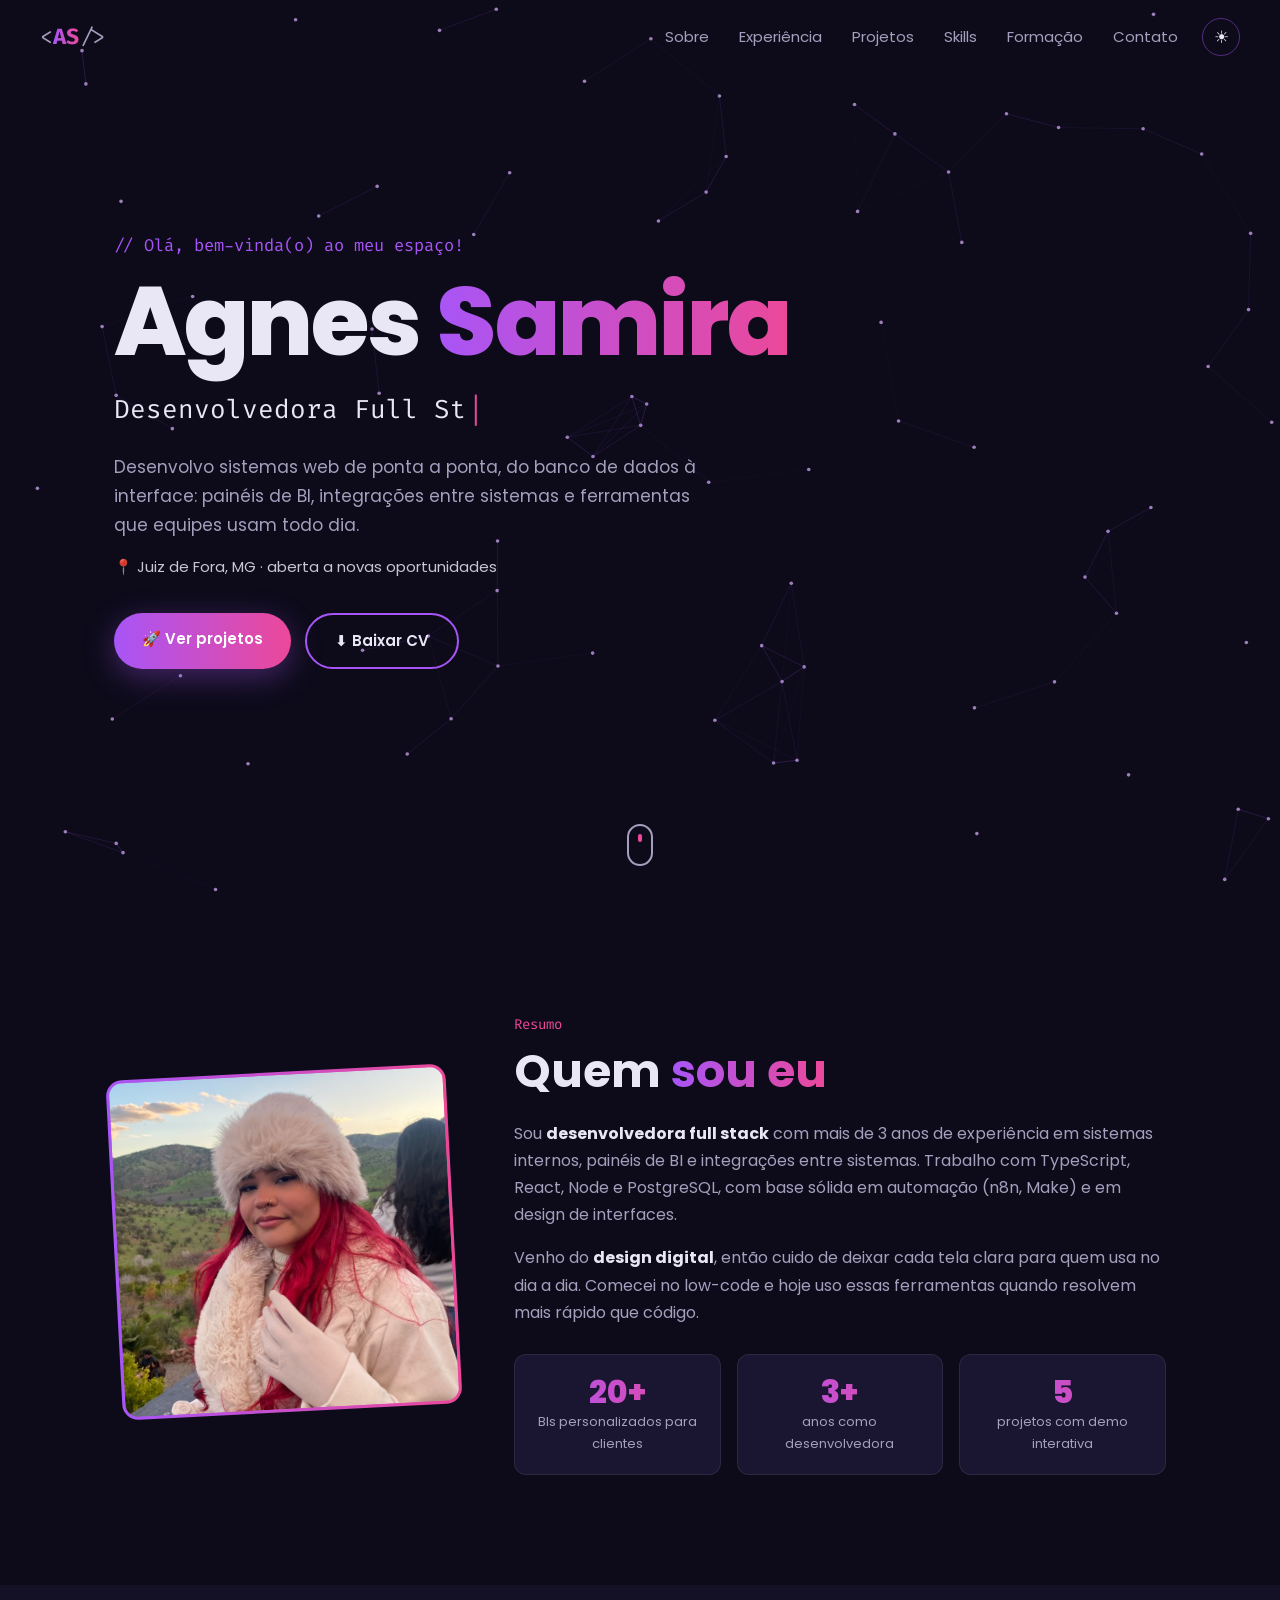
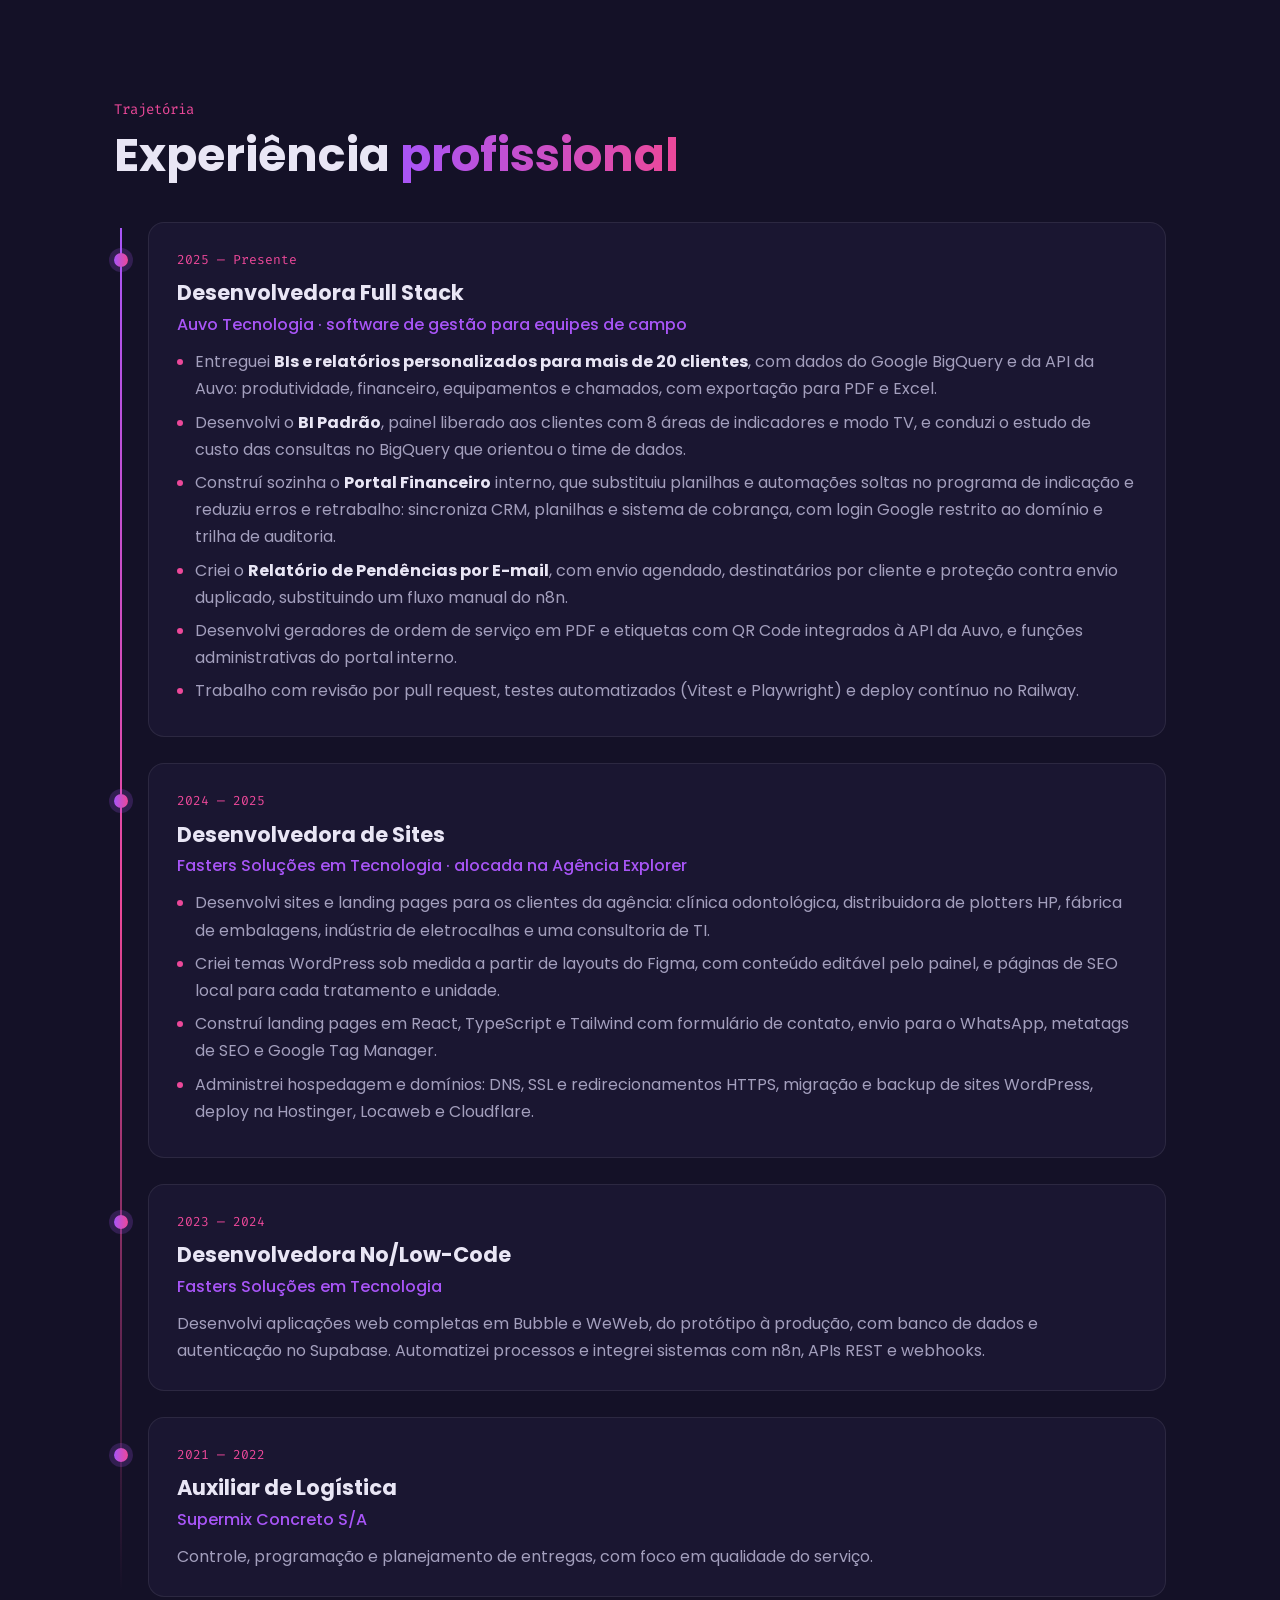
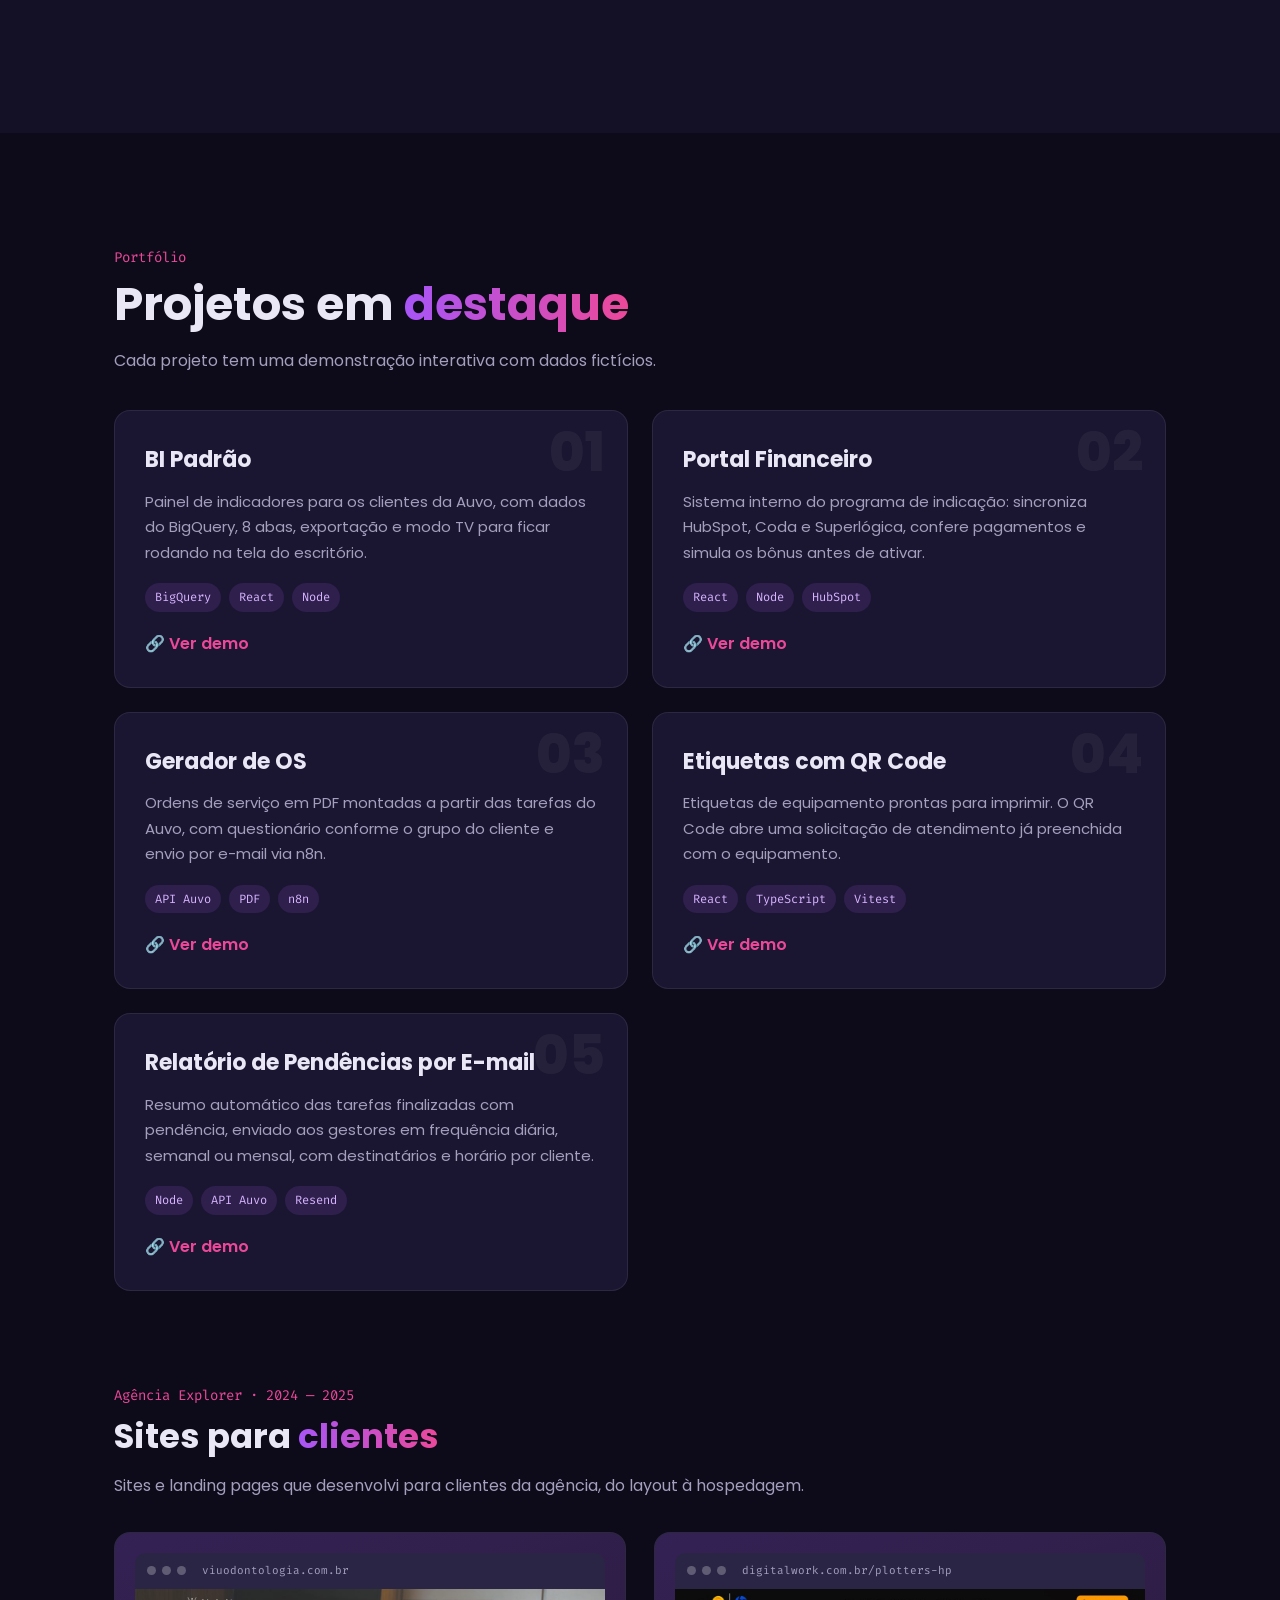
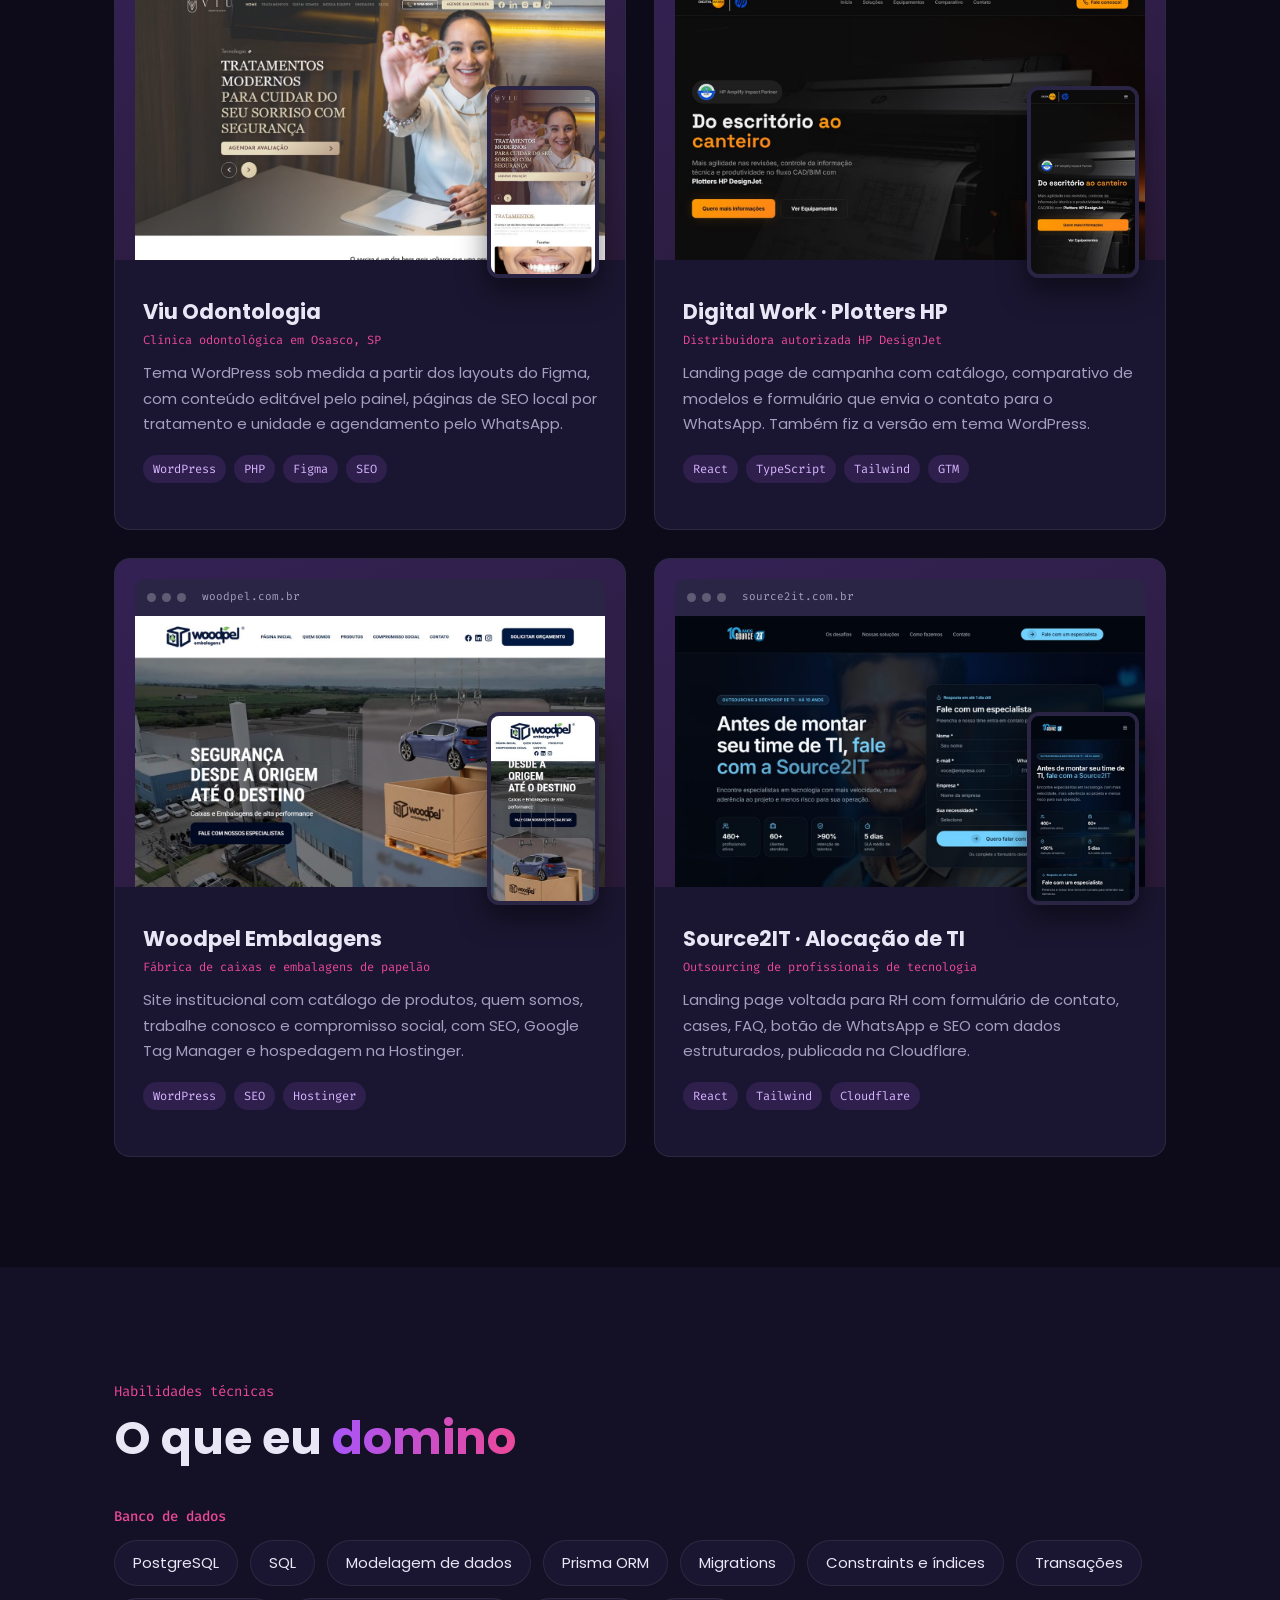
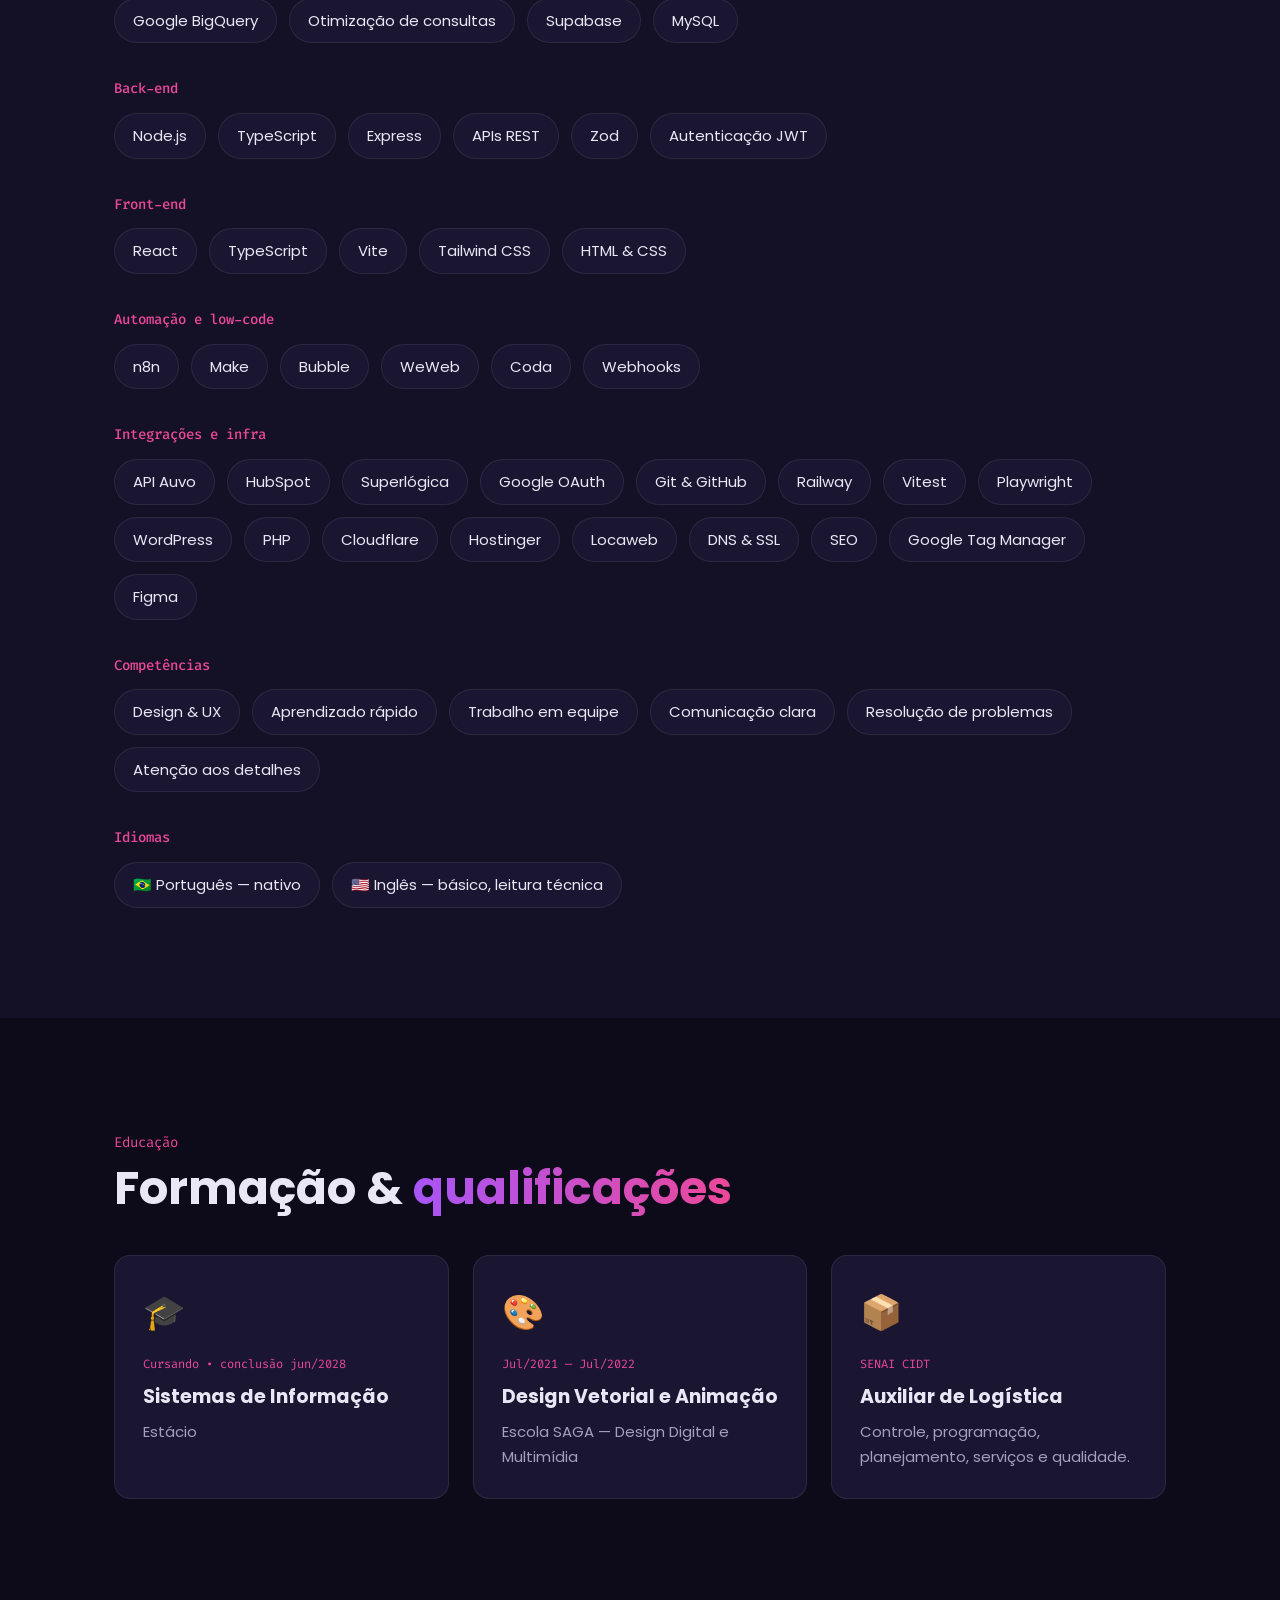
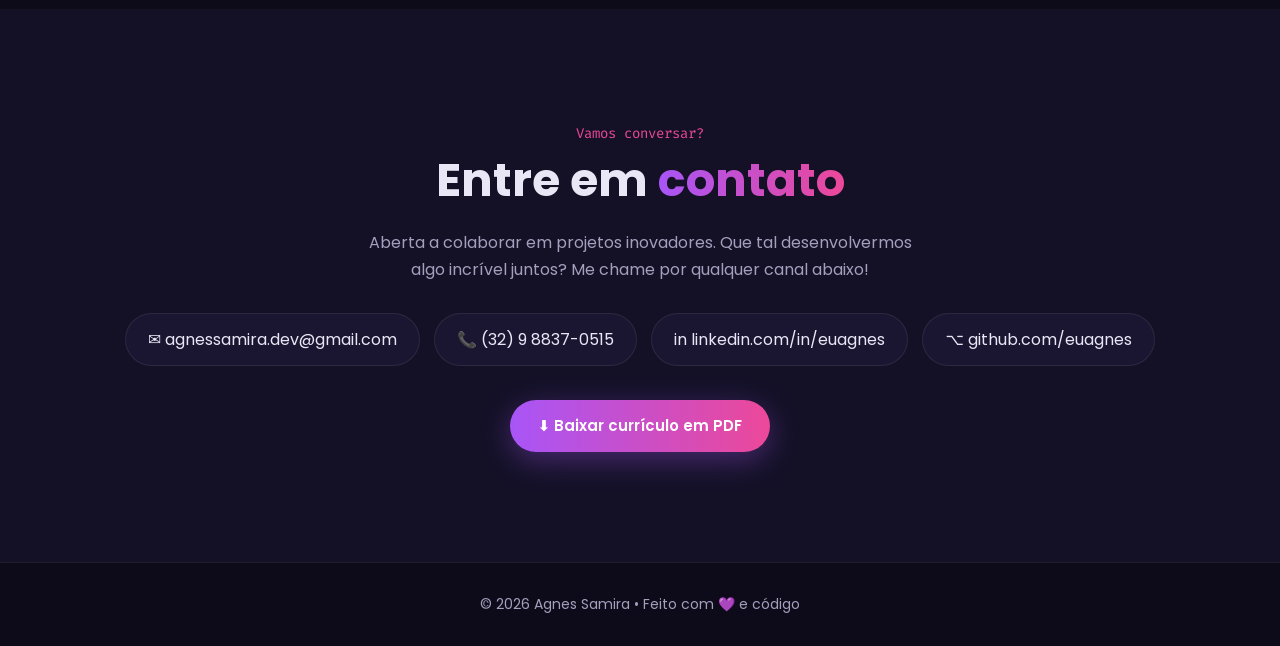
<file: index.html>
<!DOCTYPE html>
<html lang="pt-BR">
<head>
  <meta charset="UTF-8" />
  <meta name="viewport" content="width=device-width, initial-scale=1.0" />
  <title>Agnes Samira • Desenvolvedora Full Stack</title>
  <meta name="description" content="Desenvolvedora Full Stack: sistemas internos, BI e integrações com TypeScript, React, Node e PostgreSQL." />
  <link rel="preconnect" href="https://fonts.googleapis.com" />
  <link rel="preconnect" href="https://fonts.gstatic.com" crossorigin />
  <link href="https://fonts.googleapis.com/css2?family=Poppins:wght@400;500;600;700;800&family=Fira+Code:wght@400;500&display=swap" rel="stylesheet" />
  <link rel="stylesheet" href="css/main.css?v=9" />
  <link rel="stylesheet" href="css/light.css?v=1" />
  <script src="js/theme.js?v=1"></script>
</head>
<body>
  <!-- Cursor customizado -->
  <div class="cursor-dot"></div>
  <div class="cursor-ring" aria-hidden="true">
    <svg viewBox="0 0 48 48" fill="none" stroke="currentColor" stroke-width="2" stroke-linecap="round" stroke-linejoin="round">
      <!-- cabeça com orelhas -->
      <path d="M9 20 L7 6 L18 12 Q24 10 30 12 L41 6 L39 20 Q42 30 36 38 Q24 46 12 38 Q6 30 9 20 Z" />
      <!-- olhos -->
      <circle cx="18" cy="25" r="1.6" fill="currentColor" stroke="none" />
      <circle cx="30" cy="25" r="1.6" fill="currentColor" stroke="none" />
      <!-- nariz e boca -->
      <path d="M22.5 31 L25.5 31 L24 33 Z" fill="currentColor" stroke="none" />
      <path d="M24 33 Q24 35.5 21 35.5 M24 33 Q24 35.5 27 35.5" />
      <!-- bigodes -->
      <path d="M4 29 L13 30 M4 34 L13 32.5 M44 29 L35 30 M44 34 L35 32.5" />
    </svg>
  </div>

  <!-- ============ NAVBAR ============ -->
  <nav class="nav">
    <a href="#hero" class="logo">&lt;<b>AS</b>/&gt;</a>
    <div class="nav-right"><ul class="nav-links">
      <li><a href="#about">Sobre</a></li>
      <li><a href="#experience">Experiência</a></li>
      <li><a href="#projects">Projetos</a></li>
      <li><a href="#skills">Skills</a></li>
      <li><a href="#education">Formação</a></li>
      <li><a href="#contact">Contato</a></li>
    </ul><button type="button" class="theme-toggle" data-theme-toggle aria-label="Trocar tema">☀</button></div>
    <button class="nav-toggle" aria-label="Abrir menu" aria-expanded="false">☰</button>
  </nav>

  <!-- ============ HERO ============ -->
  <header class="hero" id="hero">
    <canvas id="particles" aria-hidden="true"></canvas>
    <div class="container">
      <p class="greeting">// Olá, bem-vinda(o) ao meu espaço!</p>
      <h1>Agnes <span class="grad">Samira</span></h1>
      <p class="role">
        <span class="typed" data-words='["Desenvolvedora Full Stack","React | Node | TypeScript","BI | Relatórios | Integrações"]'></span><span class="caret">|</span>
      </p>
      <p class="tagline">
        Desenvolvo sistemas web de ponta a ponta, do banco de dados à interface:
        painéis de BI, integrações entre sistemas e ferramentas que equipes usam
        todo dia.
        <span class="tagline-meta">📍 Juiz de Fora, MG · aberta a novas oportunidades</span>
      </p>
      <div class="hero-btns">
        <a href="#projects" class="btn btn-primary">🚀 Ver projetos</a>
        <a href="curriculo.html" class="btn btn-ghost">⬇ Baixar CV</a>
      </div>
    </div>
    <div class="scroll-cue" aria-hidden="true"></div>
  </header>

  <!-- ============ SOBRE ============ -->
  <section id="about">
    <div class="container">
      <div class="about-grid reveal">
        <div class="about-photo">
          <div class="inner">
            <img src="assets/agnes.png" alt="Foto de Agnes Samira" />
          </div>
        </div>
        <div class="about-text">
          <span class="eyebrow">Resumo</span>
          <h2 class="section-title">Quem <span>sou eu</span></h2>
          <p>
            Sou <strong>desenvolvedora full stack</strong> com mais de 3 anos de experiência
            em sistemas internos, painéis de BI e integrações entre sistemas. Trabalho com
            TypeScript, React, Node e PostgreSQL, com base sólida em automação (n8n, Make)
            e em design de interfaces.
          </p>
          <p>
            Venho do <strong>design digital</strong>, então cuido de deixar cada tela
            clara para quem usa no dia a dia. Comecei no low-code e hoje uso essas
            ferramentas quando resolvem mais rápido que código.
          </p>
          <div class="about-facts">
            <div class="fact"><div class="num">20+</div><div class="lbl">BIs personalizados para clientes</div></div>
            <div class="fact"><div class="num">3+</div><div class="lbl">anos como desenvolvedora</div></div>
            <div class="fact"><div class="num">5</div><div class="lbl">projetos com demo interativa</div></div>
          </div>
        </div>
      </div>
    </div>
  </section>

  <!-- ============ EXPERIÊNCIA ============ -->
  <section id="experience">
    <div class="container">
      <div class="reveal">
        <span class="eyebrow">Trajetória</span>
        <h2 class="section-title">Experiência <span>profissional</span></h2>
      </div>
      <div class="timeline reveal">
        <div class="tl-item">
          <div class="tl-date">2025 — Presente</div>
          <div class="tl-role">Desenvolvedora Full Stack</div>
          <div class="tl-company">Auvo Tecnologia · software de gestão para equipes de campo</div>
          <ul class="tl-list">
            <li>Entreguei <strong>BIs e relatórios personalizados para mais de 20 clientes</strong>,
              com dados do Google BigQuery e da API da Auvo: produtividade, financeiro,
              equipamentos e chamados, com exportação para PDF e Excel.</li>
            <li>Desenvolvi o <strong>BI Padrão</strong>, painel liberado aos clientes com 8 áreas
              de indicadores e modo TV, e conduzi o estudo de custo das consultas no BigQuery
              que orientou o time de dados.</li>
            <li>Construí sozinha o <strong>Portal Financeiro</strong> interno, que substituiu
              planilhas e automações soltas no programa de indicação e reduziu erros e
              retrabalho: sincroniza CRM, planilhas e sistema de cobrança, com login Google
              restrito ao domínio e trilha de auditoria.</li>
            <li>Criei o <strong>Relatório de Pendências por E-mail</strong>, com envio agendado,
              destinatários por cliente e proteção contra envio duplicado, substituindo um
              fluxo manual do n8n.</li>
            <li>Desenvolvi geradores de ordem de serviço em PDF e etiquetas com QR Code
              integrados à API da Auvo, e funções administrativas do portal interno.</li>
            <li>Trabalho com revisão por pull request, testes automatizados (Vitest e
              Playwright) e deploy contínuo no Railway.</li>
          </ul>
        </div>
        <div class="tl-item">
          <div class="tl-date">2024 — 2025</div>
          <div class="tl-role">Desenvolvedora de Sites</div>
          <div class="tl-company">Fasters Soluções em Tecnologia · alocada na Agência Explorer</div>
          <ul class="tl-list">
            <li>Desenvolvi sites e landing pages para os clientes da agência: clínica
              odontológica, distribuidora de plotters HP, fábrica de embalagens, indústria de
              eletrocalhas e uma consultoria de TI.</li>
            <li>Criei temas WordPress sob medida a partir de layouts do Figma, com conteúdo
              editável pelo painel, e páginas de SEO local para cada tratamento e unidade.</li>
            <li>Construí landing pages em React, TypeScript e Tailwind com formulário de
              contato, envio para o WhatsApp, metatags de SEO e Google Tag Manager.</li>
            <li>Administrei hospedagem e domínios: DNS, SSL e redirecionamentos HTTPS,
              migração e backup de sites WordPress, deploy na Hostinger, Locaweb e Cloudflare.</li>
          </ul>
        </div>
        <div class="tl-item">
          <div class="tl-date">2023 — 2024</div>
          <div class="tl-role">Desenvolvedora No/Low-Code</div>
          <div class="tl-company">Fasters Soluções em Tecnologia</div>
          <p class="tl-desc">
            Desenvolvi aplicações web completas em Bubble e WeWeb, do protótipo à produção,
            com banco de dados e autenticação no Supabase. Automatizei processos e integrei
            sistemas com n8n, APIs REST e webhooks.
          </p>
        </div>
        <div class="tl-item">
          <div class="tl-date">2021 — 2022</div>
          <div class="tl-role">Auxiliar de Logística</div>
          <div class="tl-company">Supermix Concreto S/A</div>
          <p class="tl-desc">
            Controle, programação e planejamento de entregas, com foco em qualidade do serviço.
          </p>
        </div>
      </div>
    </div>
  </section>

  <!-- ============ PROJETOS ============ -->
  <section id="projects">
    <div class="container">
      <div class="reveal">
        <span class="eyebrow">Portfólio</span>
        <h2 class="section-title">Projetos em <span>destaque</span></h2>
        <p class="section-sub">Cada projeto tem uma demonstração interativa com dados fictícios.</p>
      </div>
      <div class="projects-grid reveal">
        <article class="project">
          <div class="p-index">01</div>
          <h4>BI Padrão</h4>
          <p>
            Painel de indicadores para os clientes da Auvo, com dados do BigQuery,
            8 abas, exportação e modo TV para ficar rodando na tela do escritório.
          </p>
          <div class="p-tags"><span>BigQuery</span><span>React</span><span>Node</span></div>
          <div class="p-links"><a href="projetos/bi-padrao.html">🔗 Ver demo</a></div>
        </article>
        <article class="project">
          <div class="p-index">02</div>
          <h4>Portal Financeiro</h4>
          <p>
            Sistema interno do programa de indicação: sincroniza HubSpot, Coda e
            Superlógica, confere pagamentos e simula os bônus antes de ativar.
          </p>
          <div class="p-tags"><span>React</span><span>Node</span><span>HubSpot</span></div>
          <div class="p-links"><a href="projetos/portal-financeiro.html">🔗 Ver demo</a></div>
        </article>
        <article class="project">
          <div class="p-index">03</div>
          <h4>Gerador de OS</h4>
          <p>
            Ordens de serviço em PDF montadas a partir das tarefas do Auvo, com
            questionário conforme o grupo do cliente e envio por e-mail via n8n.
          </p>
          <div class="p-tags"><span>API Auvo</span><span>PDF</span><span>n8n</span></div>
          <div class="p-links"><a href="projetos/gerador-os.html">🔗 Ver demo</a></div>
        </article>
        <article class="project">
          <div class="p-index">04</div>
          <h4>Etiquetas com QR Code</h4>
          <p>
            Etiquetas de equipamento prontas para imprimir. O QR Code abre uma
            solicitação de atendimento já preenchida com o equipamento.
          </p>
          <div class="p-tags"><span>React</span><span>TypeScript</span><span>Vitest</span></div>
          <div class="p-links"><a href="projetos/etiquetas-qr.html">🔗 Ver demo</a></div>
        </article>
        <article class="project">
          <div class="p-index">05</div>
          <h4>Relatório de Pendências por E-mail</h4>
          <p>
            Resumo automático das tarefas finalizadas com pendência, enviado aos gestores
            em frequência diária, semanal ou mensal, com destinatários e horário por cliente.
          </p>
          <div class="p-tags"><span>Node</span><span>API Auvo</span><span>Resend</span></div>
          <div class="p-links"><a href="projetos/relatorio-pendencias.html">🔗 Ver demo</a></div>
        </article>
      </div>

      <div class="reveal sites-head">
        <span class="eyebrow">Agência Explorer · 2024 — 2025</span>
        <h3 class="sites-title">Sites para <span>clientes</span></h3>
        <p class="section-sub">Sites e landing pages que desenvolvi para clientes da agência, do layout à hospedagem.</p>
      </div>
      <div class="sites-grid reveal">
        <article class="site">
          <div class="site-shot">
            <div class="browser"><span></span><span></span><span></span><em>viuodontologia.com.br</em></div>
            <img src="assets/explorer/viu.jpg" alt="Página inicial do site da Viu Odontologia" loading="lazy" />
            <img class="site-phone" src="assets/explorer/viu-mobile.jpg" alt="Site da Viu Odontologia no celular" loading="lazy" />
          </div>
          <div class="site-body">
            <h4>Viu Odontologia</h4>
            <p class="site-seg">Clínica odontológica em Osasco, SP</p>
            <p>Tema WordPress sob medida a partir dos layouts do Figma, com conteúdo editável pelo
              painel, páginas de SEO local por tratamento e unidade e agendamento pelo WhatsApp.</p>
            <div class="p-tags"><span>WordPress</span><span>PHP</span><span>Figma</span><span>SEO</span></div>
          </div>
        </article>
        <article class="site">
          <div class="site-shot">
            <div class="browser"><span></span><span></span><span></span><em>digitalwork.com.br/plotters-hp</em></div>
            <img src="assets/explorer/digitalwork.jpg" alt="Landing page de plotters HP DesignJet da Digital Work" loading="lazy" />
            <img class="site-phone" src="assets/explorer/digitalwork-mobile.jpg" alt="Landing page da Digital Work no celular" loading="lazy" />
          </div>
          <div class="site-body">
            <h4>Digital Work · Plotters HP</h4>
            <p class="site-seg">Distribuidora autorizada HP DesignJet</p>
            <p>Landing page de campanha com catálogo, comparativo de modelos e formulário que envia
              o contato para o WhatsApp. Também fiz a versão em tema WordPress.</p>
            <div class="p-tags"><span>React</span><span>TypeScript</span><span>Tailwind</span><span>GTM</span></div>
          </div>
        </article>
        <article class="site">
          <div class="site-shot">
            <div class="browser"><span></span><span></span><span></span><em>woodpel.com.br</em></div>
            <img src="assets/explorer/woodpel.jpg" alt="Página inicial do site da Woodpel Embalagens" loading="lazy" />
            <img class="site-phone" src="assets/explorer/woodpel-mobile.jpg" alt="Site da Woodpel no celular" loading="lazy" />
          </div>
          <div class="site-body">
            <h4>Woodpel Embalagens</h4>
            <p class="site-seg">Fábrica de caixas e embalagens de papelão</p>
            <p>Site institucional com catálogo de produtos, quem somos, trabalhe conosco e
              compromisso social, com SEO, Google Tag Manager e hospedagem na Hostinger.</p>
            <div class="p-tags"><span>WordPress</span><span>SEO</span><span>Hostinger</span></div>
          </div>
        </article>
        <article class="site">
          <div class="site-shot">
            <div class="browser"><span></span><span></span><span></span><em>source2it.com.br</em></div>
            <img src="assets/explorer/source2it.jpg" alt="Landing page de alocação de profissionais de TI da Source2IT" loading="lazy" />
            <img class="site-phone" src="assets/explorer/source2it-mobile.jpg" alt="Landing page da Source2IT no celular" loading="lazy" />
          </div>
          <div class="site-body">
            <h4>Source2IT · Alocação de TI</h4>
            <p class="site-seg">Outsourcing de profissionais de tecnologia</p>
            <p>Landing page voltada para RH com formulário de contato, cases, FAQ, botão de
              WhatsApp e SEO com dados estruturados, publicada na Cloudflare.</p>
            <div class="p-tags"><span>React</span><span>Tailwind</span><span>Cloudflare</span></div>
          </div>
        </article>
      </div>
    </div>
  </section>

  <!-- ============ SKILLS ============ -->
  <section id="skills">
    <div class="container">
      <div class="reveal">
        <span class="eyebrow">Habilidades técnicas</span>
        <h2 class="section-title">O que eu <span>domino</span></h2>
      </div>

      <div class="skill-group reveal">
        <h3>Banco de dados</h3>
        <div class="tags">
          <span class="tag">PostgreSQL</span><span class="tag">SQL</span><span class="tag">Modelagem de dados</span>
          <span class="tag">Prisma ORM</span><span class="tag">Migrations</span><span class="tag">Constraints e índices</span>
          <span class="tag">Transações</span><span class="tag">Google BigQuery</span><span class="tag">Otimização de consultas</span>
          <span class="tag">Supabase</span><span class="tag">MySQL</span>
        </div>
      </div>
      <div class="skill-group reveal">
        <h3>Back-end</h3>
        <div class="tags">
          <span class="tag">Node.js</span><span class="tag">TypeScript</span><span class="tag">Express</span>
          <span class="tag">APIs REST</span><span class="tag">Zod</span><span class="tag">Autenticação JWT</span>
        </div>
      </div>
      <div class="skill-group reveal">
        <h3>Front-end</h3>
        <div class="tags">
          <span class="tag">React</span><span class="tag">TypeScript</span><span class="tag">Vite</span>
          <span class="tag">Tailwind CSS</span><span class="tag">HTML &amp; CSS</span>
        </div>
      </div>
      <div class="skill-group reveal">
        <h3>Automação e low-code</h3>
        <div class="tags">
          <span class="tag">n8n</span><span class="tag">Make</span><span class="tag">Bubble</span>
          <span class="tag">WeWeb</span><span class="tag">Coda</span><span class="tag">Webhooks</span>
        </div>
      </div>
      <div class="skill-group reveal">
        <h3>Integrações e infra</h3>
        <div class="tags">
          <span class="tag">API Auvo</span><span class="tag">HubSpot</span><span class="tag">Superlógica</span>
          <span class="tag">Google OAuth</span><span class="tag">Git &amp; GitHub</span><span class="tag">Railway</span>
          <span class="tag">Vitest</span><span class="tag">Playwright</span><span class="tag">WordPress</span>
          <span class="tag">PHP</span><span class="tag">Cloudflare</span><span class="tag">Hostinger</span><span class="tag">Locaweb</span><span class="tag">DNS &amp; SSL</span><span class="tag">SEO</span><span class="tag">Google Tag Manager</span><span class="tag">Figma</span>
        </div>
      </div>
      <div class="skill-group reveal">
        <h3>Competências</h3>
        <div class="tags">
          <span class="tag">Design &amp; UX</span><span class="tag">Aprendizado rápido</span>
          <span class="tag">Trabalho em equipe</span><span class="tag">Comunicação clara</span>
          <span class="tag">Resolução de problemas</span><span class="tag">Atenção aos detalhes</span>
        </div>
      </div>
      <div class="skill-group reveal">
        <h3>Idiomas</h3>
        <div class="tags">
          <span class="tag">🇧🇷 Português — nativo</span>
          <span class="tag">🇺🇸 Inglês — básico, leitura técnica</span>
        </div>
      </div>
    </div>
  </section>

  <!-- ============ FORMAÇÃO ============ -->
  <section id="education">
    <div class="container">
      <div class="reveal">
        <span class="eyebrow">Educação</span>
        <h2 class="section-title">Formação &amp; <span>qualificações</span></h2>
      </div>
      <div class="cards reveal">
        <div class="card">
          <div class="ico">🎓</div>
          <div class="meta">Cursando • conclusão jun/2028</div>
          <h4>Sistemas de Informação</h4>
          <p>Estácio</p>
        </div>
        <div class="card">
          <div class="ico">🎨</div>
          <div class="meta">Jul/2021 — Jul/2022</div>
          <h4>Design Vetorial e Animação</h4>
          <p>Escola SAGA — Design Digital e Multimídia</p>
        </div>
        <div class="card">
          <div class="ico">📦</div>
          <div class="meta">SENAI CIDT</div>
          <h4>Auxiliar de Logística</h4>
          <p>Controle, programação, planejamento, serviços e qualidade.</p>
        </div>
      </div>
    </div>
  </section>

  <!-- ============ CONTATO ============ -->
  <section id="contact" class="contact">
    <div class="container reveal">
      <span class="eyebrow">Vamos conversar?</span>
      <h2 class="section-title">Entre em <span>contato</span></h2>
      <p class="lead">
        Aberta a colaborar em projetos inovadores. Que tal desenvolvermos algo
        incrível juntos? Me chame por qualquer canal abaixo!
      </p>
      <div class="contact-links">
        <a href="mailto:agnessamira.dev@gmail.com">✉ agnessamira.dev@gmail.com</a>
        <a href="tel:+5532988370515">📞 (32) 9 8837-0515</a>
        <a href="https://www.linkedin.com/in/euagnes" target="_blank" rel="noopener">in linkedin.com/in/euagnes</a>
        <a href="https://github.com/euagnes" target="_blank" rel="noopener">⌥ github.com/euagnes</a>
      </div>
      <a href="curriculo.html" class="btn btn-primary">⬇ Baixar currículo em PDF</a>
    </div>
  </section>

  <footer>
    <div class="container">
      © <span id="year">2026</span> Agnes Samira • Feito com 💜 e código
    </div>
  </footer>

  <button class="to-top" aria-label="Voltar ao topo">↑</button>

  <script src="js/main.js?v=2"></script>
</body>
</html>
</file>
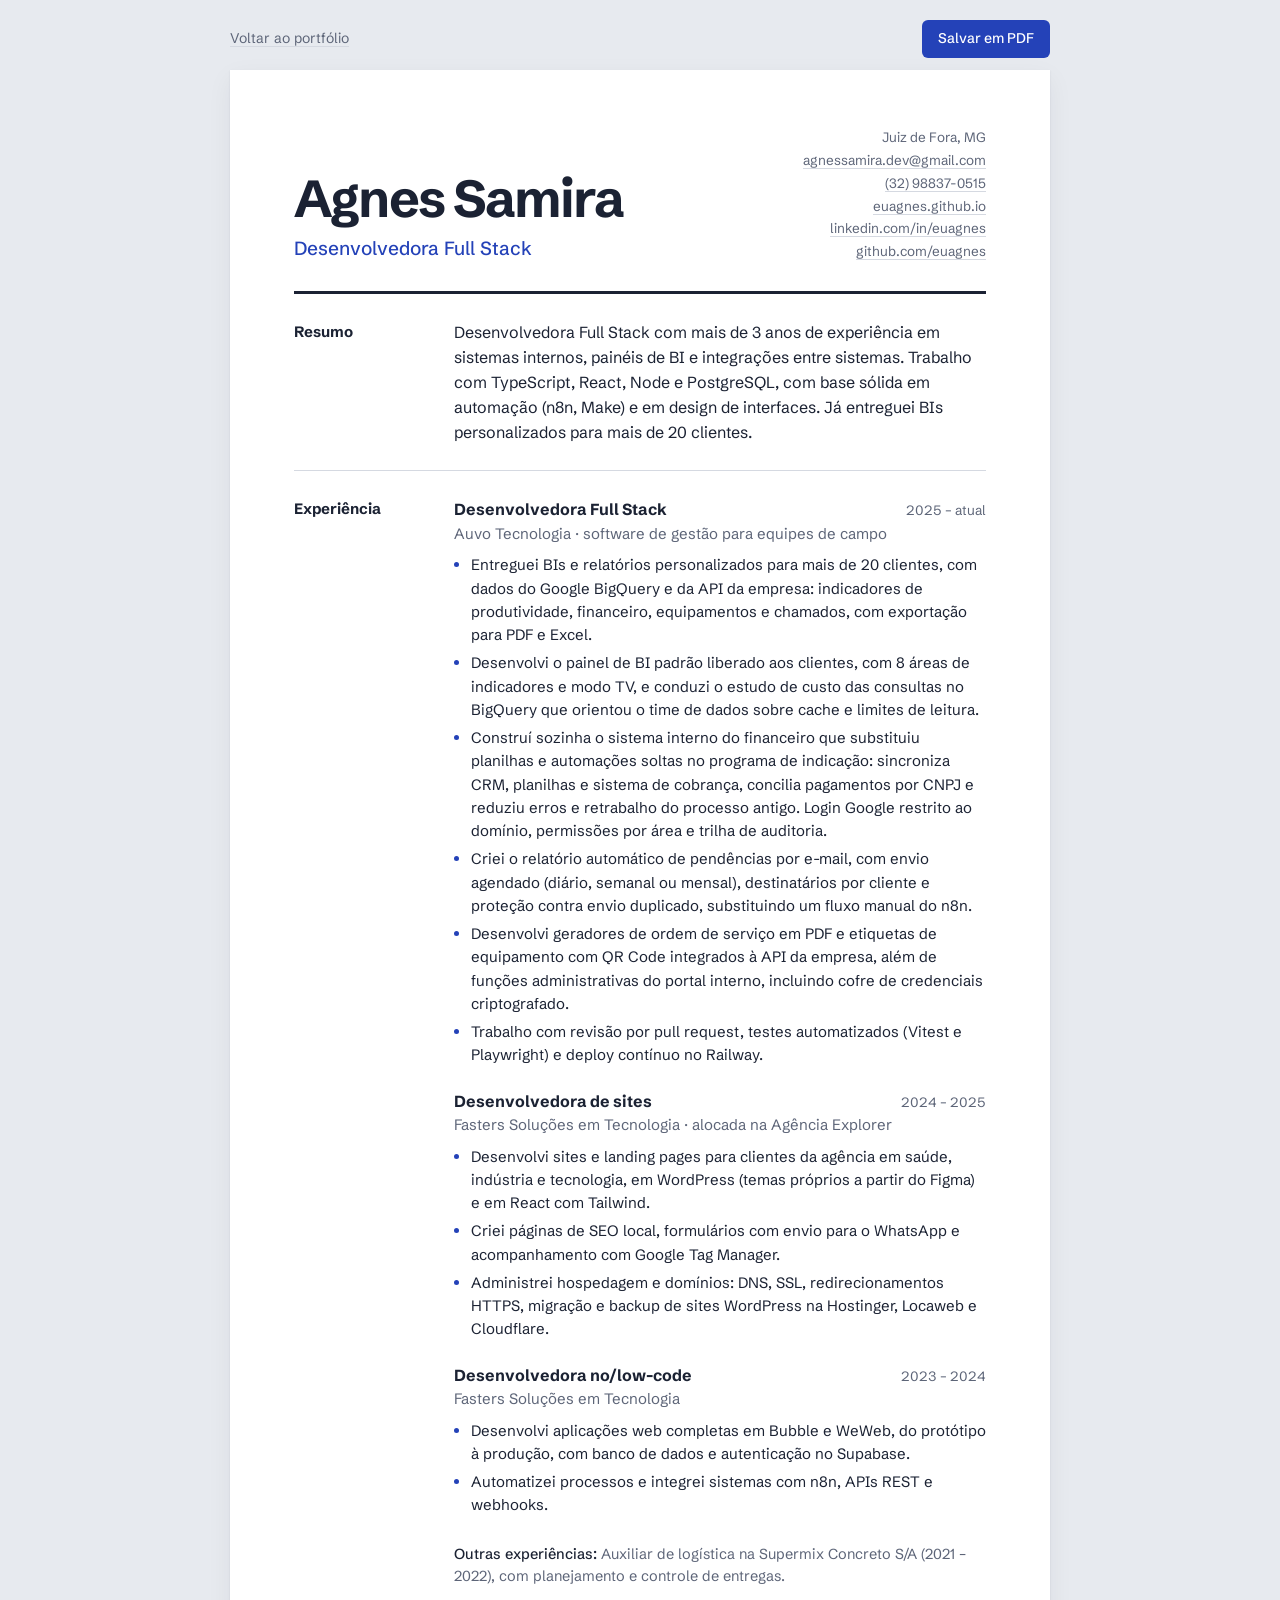
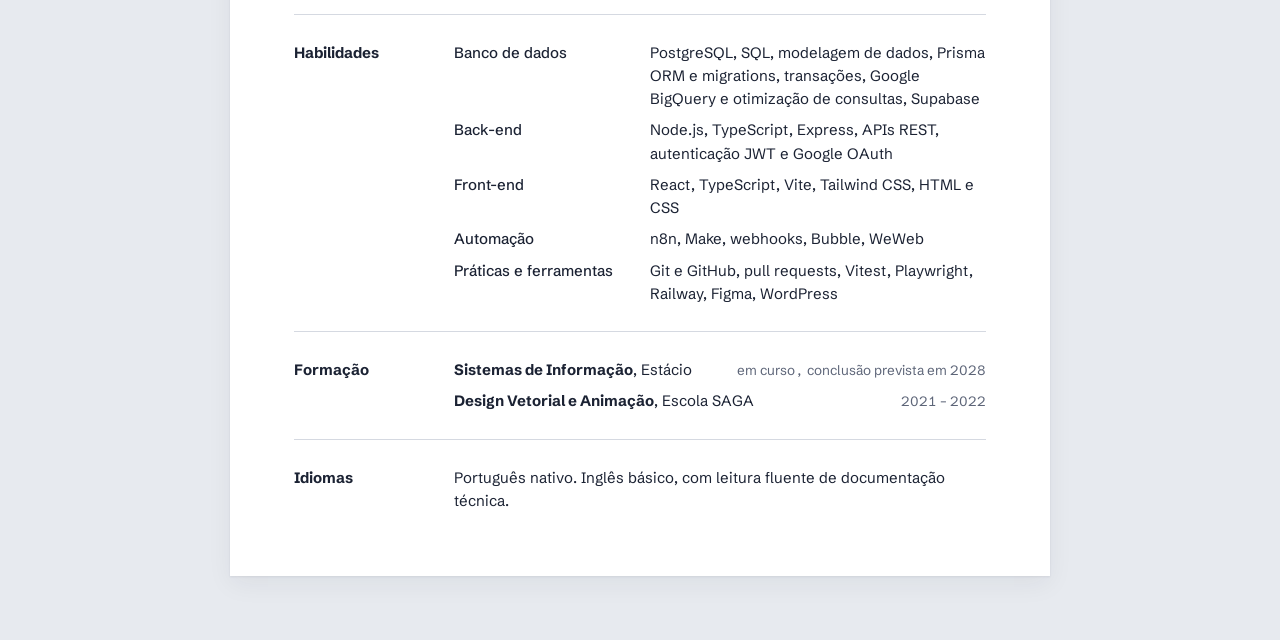
<file: curriculo.html>
<!DOCTYPE html>
<html lang="pt-BR">
<head>
  <meta charset="UTF-8" />
  <meta name="viewport" content="width=device-width, initial-scale=1.0" />
  <title>Agnes Samira – Currículo</title>
  <meta name="description" content="Desenvolvedora Full Stack: sistemas internos, BI e integrações com TypeScript, React, Node e PostgreSQL." />
  <link rel="preconnect" href="https://fonts.googleapis.com" />
  <link rel="preconnect" href="https://fonts.gstatic.com" crossorigin />
  <link href="https://fonts.googleapis.com/css2?family=Schibsted+Grotesk:ital,wght@0,400;0,500;0,700;1,400&display=swap" rel="stylesheet" />
  <link rel="stylesheet" href="css/style.css?v=3" />
</head>
<body>
  <div class="toolbar">
    <a class="back" href="index.html">Voltar ao portfólio</a>
    <button type="button" class="print-btn" onclick="window.print()">Salvar em PDF</button>
  </div>

  <main class="sheet">
    <header class="head">
      <div>
        <h1>Agnes Samira</h1>
        <p class="role">Desenvolvedora Full Stack</p>
      </div>
      <ul class="contact">
        <li>Juiz de Fora, MG</li>
        <li><a href="mailto:agnessamira.dev@gmail.com">agnessamira.dev@gmail.com</a></li>
        <li><a href="tel:+5532988370515">(32) 98837-0515</a></li>
        <li><a href="https://euagnes.github.io" target="_blank" rel="noopener">euagnes.github.io</a></li>
        <li><a href="https://www.linkedin.com/in/euagnes" target="_blank" rel="noopener">linkedin.com/in/euagnes</a></li>
        <li><a href="https://github.com/euagnes" target="_blank" rel="noopener">github.com/euagnes</a></li>
      </ul>
    </header>

    <section class="block">
      <h2>Resumo</h2>
      <div class="body">
        <p class="summary">
          Desenvolvedora Full Stack com mais de 3 anos de experiência em sistemas internos,
          painéis de BI e integrações entre sistemas. Trabalho com TypeScript, React, Node e
          PostgreSQL, com base sólida em automação (n8n, Make) e em design de interfaces.
          Já entreguei BIs personalizados para mais de 20 clientes.
        </p>
      </div>
    </section>

    <section class="block">
      <h2>Experiência</h2>
      <div class="body">
        <article class="job">
          <header>
            <h3>Desenvolvedora Full Stack</h3>
            <span class="when">2025 – atual</span>
          </header>
          <p class="org">Auvo Tecnologia · software de gestão para equipes de campo</p>
          <ul>
            <li>Entreguei BIs e relatórios personalizados para mais de 20 clientes, com dados do
              Google BigQuery e da API da empresa: indicadores de produtividade, financeiro,
              equipamentos e chamados, com exportação para PDF e Excel.</li>
            <li>Desenvolvi o painel de BI padrão liberado aos clientes, com 8 áreas de indicadores
              e modo TV, e conduzi o estudo de custo das consultas no BigQuery que orientou o
              time de dados sobre cache e limites de leitura.</li>
            <li>Construí sozinha o sistema interno do financeiro que substituiu planilhas e
              automações soltas no programa de indicação: sincroniza CRM, planilhas e sistema de
              cobrança, concilia pagamentos por CNPJ e reduziu erros e retrabalho do processo
              antigo. Login Google restrito ao domínio, permissões por área e trilha de auditoria.</li>
            <li>Criei o relatório automático de pendências por e-mail, com envio agendado
              (diário, semanal ou mensal), destinatários por cliente e proteção contra envio
              duplicado, substituindo um fluxo manual do n8n.</li>
            <li>Desenvolvi geradores de ordem de serviço em PDF e etiquetas de equipamento com
              QR Code integrados à API da empresa, além de funções administrativas do portal
              interno, incluindo cofre de credenciais criptografado.</li>
            <li>Trabalho com revisão por pull request, testes automatizados (Vitest e Playwright)
              e deploy contínuo no Railway.</li>
          </ul>
        </article>

        <article class="job">
          <header>
            <h3>Desenvolvedora de sites</h3>
            <span class="when">2024 – 2025</span>
          </header>
          <p class="org">Fasters Soluções em Tecnologia · alocada na Agência Explorer</p>
          <ul>
            <li>Desenvolvi sites e landing pages para clientes da agência em saúde, indústria e
              tecnologia, em WordPress (temas próprios a partir do Figma) e em React com Tailwind.</li>
            <li>Criei páginas de SEO local, formulários com envio para o WhatsApp e
              acompanhamento com Google Tag Manager.</li>
            <li>Administrei hospedagem e domínios: DNS, SSL, redirecionamentos HTTPS, migração e
              backup de sites WordPress na Hostinger, Locaweb e Cloudflare.</li>
          </ul>
        </article>

        <article class="job">
          <header>
            <h3>Desenvolvedora no/low-code</h3>
            <span class="when">2023 – 2024</span>
          </header>
          <p class="org">Fasters Soluções em Tecnologia</p>
          <ul>
            <li>Desenvolvi aplicações web completas em Bubble e WeWeb, do protótipo à produção,
              com banco de dados e autenticação no Supabase.</li>
            <li>Automatizei processos e integrei sistemas com n8n, APIs REST e webhooks.</li>
          </ul>
        </article>

        <p class="other">
          <strong>Outras experiências:</strong> Auxiliar de logística na Supermix Concreto S/A
          (2021 – 2022), com planejamento e controle de entregas.
        </p>
      </div>
    </section>

    <section class="block">
      <h2>Habilidades</h2>
      <div class="body">
        <dl class="skills">
          <dt>Banco de dados</dt>
          <dd>PostgreSQL, SQL, modelagem de dados, Prisma ORM e migrations, transações, Google BigQuery e otimização de consultas, Supabase</dd>
          <dt>Back-end</dt>
          <dd>Node.js, TypeScript, Express, APIs REST, autenticação JWT e Google OAuth</dd>
          <dt>Front-end</dt>
          <dd>React, TypeScript, Vite, Tailwind CSS, HTML e CSS</dd>
          <dt>Automação</dt>
          <dd>n8n, Make, webhooks, Bubble, WeWeb</dd>
          <dt>Práticas e ferramentas</dt>
          <dd>Git e GitHub, pull requests, Vitest, Playwright, Railway, Figma, WordPress</dd>
        </dl>
      </div>
    </section>

    <section class="block">
      <h2>Formação</h2>
      <div class="body">
        <div class="edu">
          <div><strong>Sistemas de Informação</strong>, Estácio</div>
          <span class="when">em curso, conclusão prevista em 2028</span>
        </div>
        <div class="edu">
          <div><strong>Design Vetorial e Animação</strong>, Escola SAGA</div>
          <span class="when">2021 – 2022</span>
        </div>
      </div>
    </section>

    <section class="block">
      <h2>Idiomas</h2>
      <div class="body">
        <p>Português nativo. Inglês básico, com leitura fluente de documentação técnica.</p>
      </div>
    </section>
  </main>
</body>
</html>
</file>
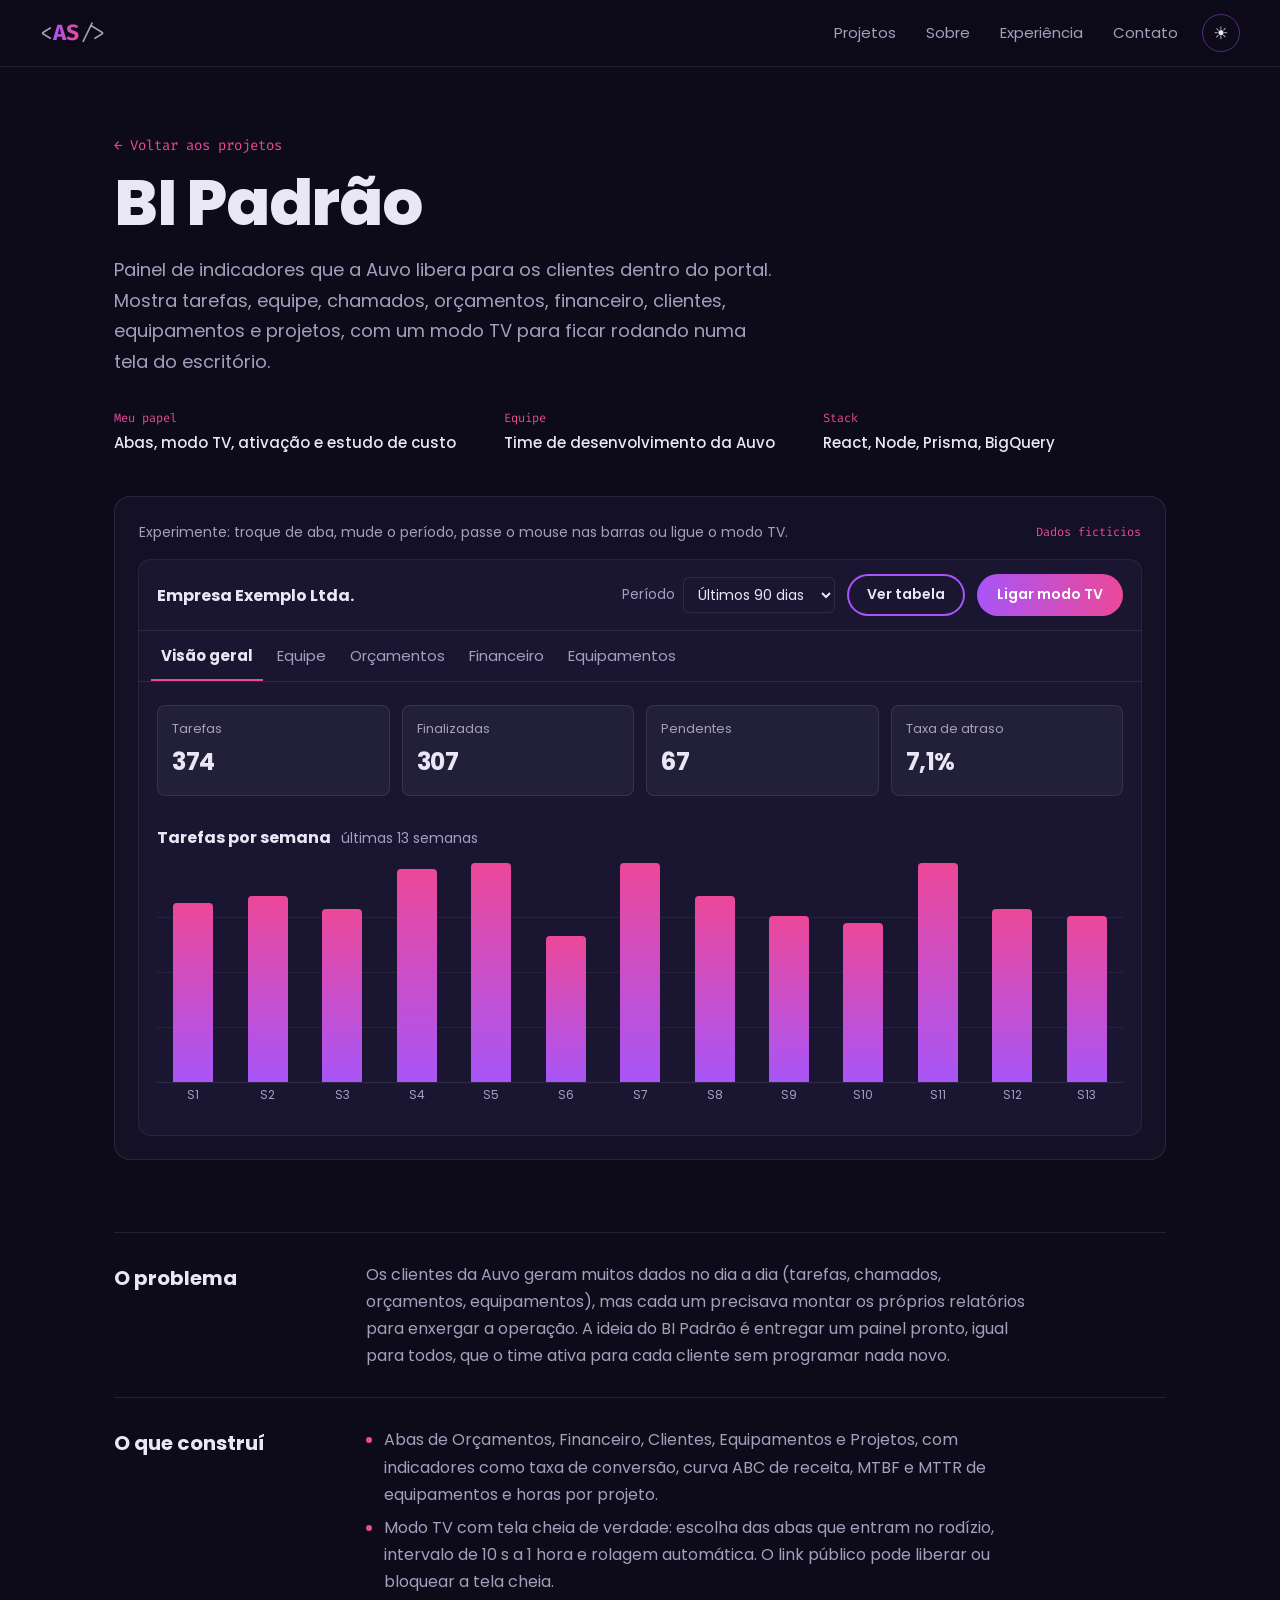
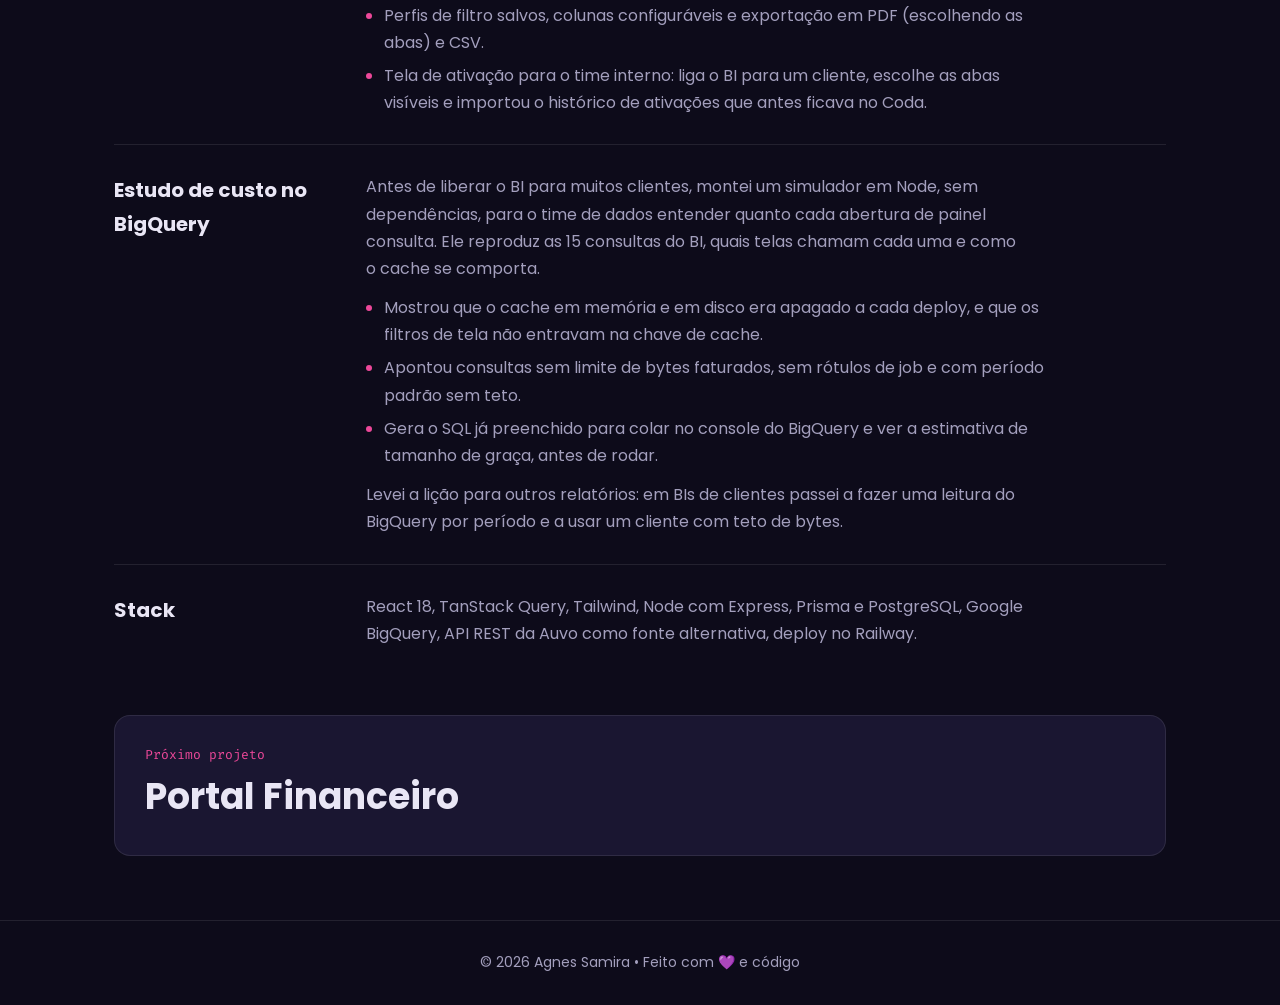
<file: projetos/bi-padrao.html>
<!DOCTYPE html>
<html lang="pt-BR">
<head>
  <meta charset="UTF-8" />
  <meta name="viewport" content="width=device-width, initial-scale=1.0" />
  <title>BI Padrão – Agnes Samira</title>
  <meta name="description" content="Painel de indicadores para clientes da Auvo, com dados do BigQuery e modo TV." />
  <link rel="preconnect" href="https://fonts.googleapis.com" />
  <link rel="preconnect" href="https://fonts.gstatic.com" crossorigin />
  <link href="https://fonts.googleapis.com/css2?family=Poppins:wght@400;500;600;700;800&family=Fira+Code:wght@400;500&display=swap" rel="stylesheet" />
  <link rel="stylesheet" href="../css/site.css?v=4" />
  <link rel="stylesheet" href="../css/demos.css?v=5" />
  <link rel="stylesheet" href="../css/light.css?v=1" />
  <script src="../js/theme.js?v=1"></script>
</head>
<body>
  <nav class="nav">
    <a href="../index.html" class="logo">&lt;<b>AS</b>/&gt;</a>
    <div class="nav-right"><ul class="nav-links">
      <li><a href="../index.html#projects">Projetos</a></li>
      <li><a href="../index.html#about">Sobre</a></li>
      <li><a href="../index.html#experience">Experiência</a></li>
      <li><a href="../index.html#contact">Contato</a></li>
    </ul><button type="button" class="theme-toggle" data-theme-toggle aria-label="Trocar tema">☀</button></div>
  </nav>

  <header class="case-head wrap">
    <a class="crumb" href="../index.html#projects">← Voltar aos projetos</a>
    <h1>BI Padrão</h1>
    <p class="case-lead">
      Painel de indicadores que a Auvo libera para os clientes dentro do portal.
      Mostra tarefas, equipe, chamados, orçamentos, financeiro, clientes,
      equipamentos e projetos, com um modo TV para ficar rodando numa tela do escritório.
    </p>
    <dl class="case-meta">
      <dt>Meu papel</dt><dd>Abas, modo TV, ativação e estudo de custo</dd>
      <dt>Equipe</dt><dd>Time de desenvolvimento da Auvo</dd>
      <dt>Stack</dt><dd>React, Node, Prisma, BigQuery</dd>
    </dl>
  </header>

  <section class="wrap" aria-label="Demonstração">
    <div class="demo">
      <div class="demo-cap">
        <span>Experimente: troque de aba, mude o período, passe o mouse nas barras ou ligue o modo TV.</span>
        <span>Dados fictícios</span>
      </div>

      <div class="bi" id="bi">
        <div class="bi-top">
          <strong class="bi-name">Empresa Exemplo Ltda.</strong>
          <label class="bi-period">Período
            <select id="bi-period">
              <option value="30">Últimos 30 dias</option>
              <option value="90" selected>Últimos 90 dias</option>
              <option value="180">Últimos 180 dias</option>
            </select>
          </label>
          <button type="button" class="btn btn-quiet" id="bi-table-btn" aria-pressed="false">Ver tabela</button>
          <button type="button" class="btn" id="bi-tv-btn" aria-pressed="false">Ligar modo TV</button>
        </div>
        <div class="bi-tabs" role="tablist" aria-label="Abas do BI" id="bi-tabs"></div>
        <div class="bi-progress" aria-hidden="true"><span id="bi-progress"></span></div>
        <div class="bi-panel" role="tabpanel" id="bi-panel" tabindex="0">
          <div class="kpis" id="bi-kpis"></div>
          <div class="bi-chart-head">
            <h3 id="bi-chart-title"></h3>
            <span id="bi-chart-note"></span>
          </div>
          <div class="chart" id="bi-chart"></div>
          <table class="bi-table" id="bi-table" hidden></table>
        </div>
        <div class="tip" id="bi-tip" role="status" hidden></div>
      </div>
    </div>
  </section>

  <main class="case-body wrap">
    <section class="case-block">
      <h2>O problema</h2>
      <div>
        <p>Os clientes da Auvo geram muitos dados no dia a dia (tarefas, chamados,
          orçamentos, equipamentos), mas cada um precisava montar os próprios relatórios
          para enxergar a operação. A ideia do BI Padrão é entregar um painel pronto,
          igual para todos, que o time ativa para cada cliente sem programar nada novo.</p>
      </div>
    </section>

    <section class="case-block">
      <h2>O que construí</h2>
      <div>
        <ul>
          <li>Abas de Orçamentos, Financeiro, Clientes, Equipamentos e Projetos, com
            indicadores como taxa de conversão, curva ABC de receita, MTBF e MTTR de
            equipamentos e horas por projeto.</li>
          <li>Modo TV com tela cheia de verdade: escolha das abas que entram no rodízio,
            intervalo de 10 s a 1 hora e rolagem automática. O link público pode liberar
            ou bloquear a tela cheia.</li>
          <li>Perfis de filtro salvos, colunas configuráveis e exportação em PDF (escolhendo
            as abas) e CSV.</li>
          <li>Tela de ativação para o time interno: liga o BI para um cliente, escolhe as
            abas visíveis e importou o histórico de ativações que antes ficava no Coda.</li>
        </ul>
      </div>
    </section>

    <section class="case-block">
      <h2>Estudo de custo no BigQuery</h2>
      <div>
        <p>Antes de liberar o BI para muitos clientes, montei um simulador em Node, sem
          dependências, para o time de dados entender quanto cada abertura de painel
          consulta. Ele reproduz as 15 consultas do BI, quais telas chamam cada uma e
          como o cache se comporta.</p>
        <ul>
          <li>Mostrou que o cache em memória e em disco era apagado a cada deploy, e que os
            filtros de tela não entravam na chave de cache.</li>
          <li>Apontou consultas sem limite de bytes faturados, sem rótulos de job e com
            período padrão sem teto.</li>
          <li>Gera o SQL já preenchido para colar no console do BigQuery e ver a estimativa
            de tamanho de graça, antes de rodar.</li>
        </ul>
        <p>Levei a lição para outros relatórios: em BIs de clientes passei a fazer uma
          leitura do BigQuery por período e a usar um cliente com teto de bytes.</p>
      </div>
    </section>

    <section class="case-block">
      <h2>Stack</h2>
      <div>
        <p>React 18, TanStack Query, Tailwind, Node com Express, Prisma e PostgreSQL,
          Google BigQuery, API REST da Auvo como fonte alternativa, deploy no Railway.</p>
      </div>
    </section>
  </main>

  <div class="wrap">
    <a class="next" href="portal-financeiro.html"><span>Próximo projeto</span><strong>Portal Financeiro</strong></a>
  </div>

  <footer>
    <div class="wrap">© 2026 Agnes Samira • Feito com 💜 e código</div>
  </footer>

  <script src="../js/bi.js"></script>
</body>
</html>
</file>
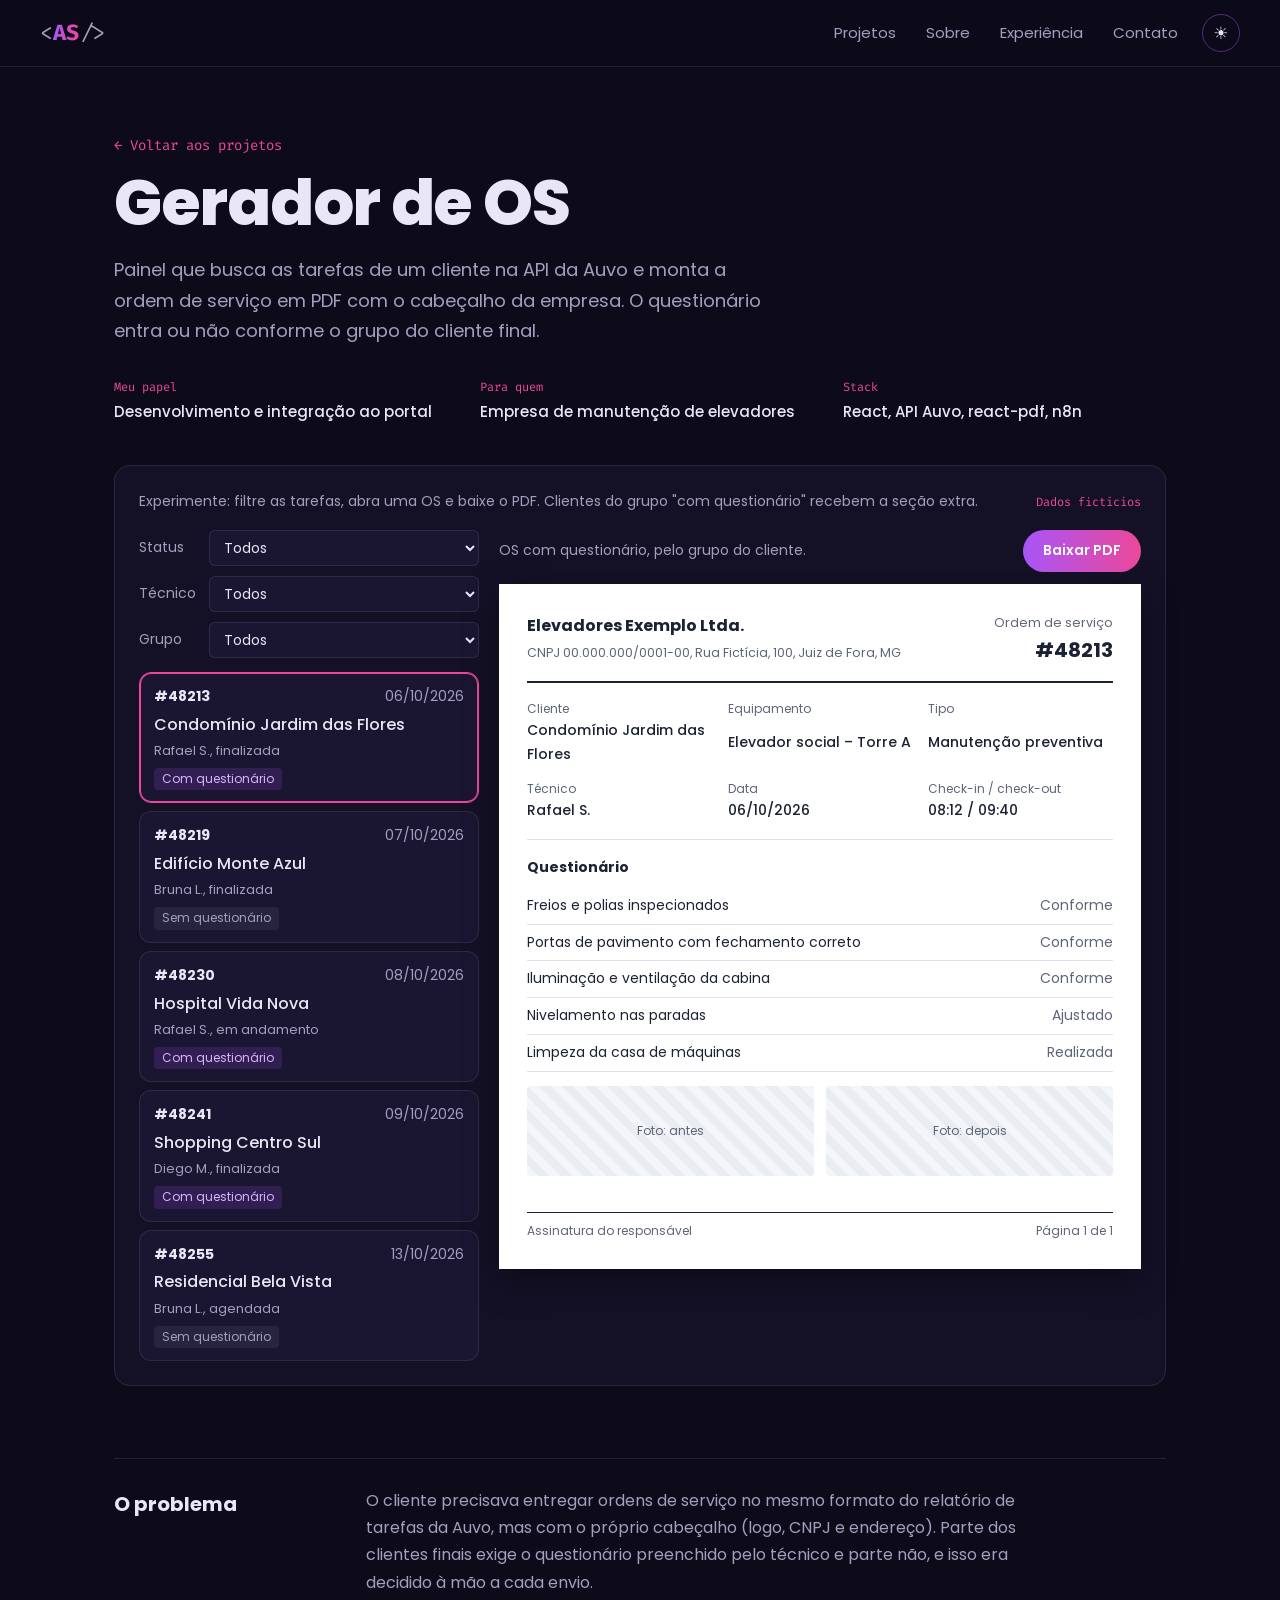
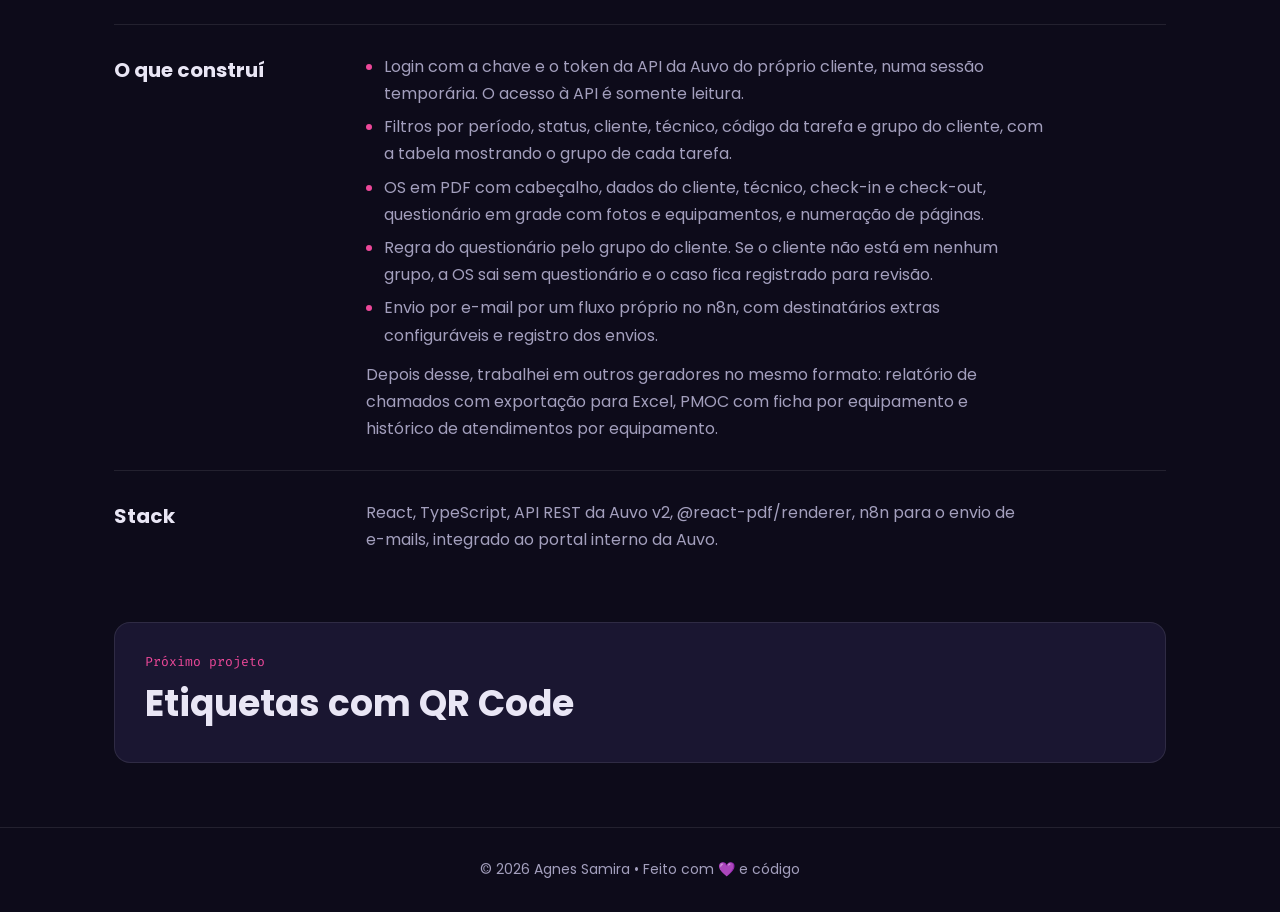
<file: projetos/gerador-os.html>
<!DOCTYPE html>
<html lang="pt-BR">
<head>
  <meta charset="UTF-8" />
  <meta name="viewport" content="width=device-width, initial-scale=1.0" />
  <title>Gerador de OS – Agnes Samira</title>
  <meta name="description" content="Ordens de serviço em PDF montadas a partir das tarefas do Auvo." />
  <link rel="preconnect" href="https://fonts.googleapis.com" />
  <link rel="preconnect" href="https://fonts.gstatic.com" crossorigin />
  <link href="https://fonts.googleapis.com/css2?family=Poppins:wght@400;500;600;700;800&family=Fira+Code:wght@400;500&display=swap" rel="stylesheet" />
  <link rel="stylesheet" href="../css/site.css?v=4" />
  <link rel="stylesheet" href="../css/demos.css?v=5" />
  <link rel="stylesheet" href="../css/light.css?v=1" />
  <script src="../js/theme.js?v=1"></script>
</head>
<body>
  <nav class="nav">
    <a href="../index.html" class="logo">&lt;<b>AS</b>/&gt;</a>
    <div class="nav-right"><ul class="nav-links">
      <li><a href="../index.html#projects">Projetos</a></li>
      <li><a href="../index.html#about">Sobre</a></li>
      <li><a href="../index.html#experience">Experiência</a></li>
      <li><a href="../index.html#contact">Contato</a></li>
    </ul><button type="button" class="theme-toggle" data-theme-toggle aria-label="Trocar tema">☀</button></div>
  </nav>

  <header class="case-head wrap">
    <a class="crumb" href="../index.html#projects">← Voltar aos projetos</a>
    <h1>Gerador de OS</h1>
    <p class="case-lead">
      Painel que busca as tarefas de um cliente na API da Auvo e monta a ordem de serviço
      em PDF com o cabeçalho da empresa. O questionário entra ou não conforme o grupo do
      cliente final.
    </p>
    <dl class="case-meta">
      <dt>Meu papel</dt><dd>Desenvolvimento e integração ao portal</dd>
      <dt>Para quem</dt><dd>Empresa de manutenção de elevadores</dd>
      <dt>Stack</dt><dd>React, API Auvo, react-pdf, n8n</dd>
    </dl>
  </header>

  <section class="wrap" aria-label="Demonstração">
    <div class="demo">
      <div class="demo-cap">
        <span>Experimente: filtre as tarefas, abra uma OS e baixe o PDF. Clientes do grupo "com questionário" recebem a seção extra.</span>
        <span>Dados fictícios</span>
      </div>

      <div class="os">
        <div class="os-side">
          <div class="os-filters">
            <label>Status
              <select id="os-status">
                <option value="">Todos</option>
                <option>Finalizada</option>
                <option>Em andamento</option>
                <option>Agendada</option>
              </select>
            </label>
            <label>Técnico
              <select id="os-tec">
                <option value="">Todos</option>
              </select>
            </label>
            <label>Grupo
              <select id="os-grupo">
                <option value="">Todos</option>
                <option>OS com questionário</option>
                <option>OS sem questionário</option>
              </select>
            </label>
          </div>
          <ul class="os-list" id="os-list"></ul>
        </div>
        <div class="os-preview">
          <div class="os-actions">
            <span id="os-hint">Escolha uma tarefa para ver a OS.</span>
            <button type="button" class="btn" id="os-pdf" disabled>Baixar PDF</button>
          </div>
          <article class="os-doc" id="os-doc" hidden></article>
        </div>
      </div>
    </div>
  </section>

  <main class="case-body wrap">
    <section class="case-block">
      <h2>O problema</h2>
      <div>
        <p>O cliente precisava entregar ordens de serviço no mesmo formato do relatório de
          tarefas da Auvo, mas com o próprio cabeçalho (logo, CNPJ e endereço). Parte dos
          clientes finais exige o questionário preenchido pelo técnico e parte não, e isso
          era decidido à mão a cada envio.</p>
      </div>
    </section>

    <section class="case-block">
      <h2>O que construí</h2>
      <div>
        <ul>
          <li>Login com a chave e o token da API da Auvo do próprio cliente, numa sessão
            temporária. O acesso à API é somente leitura.</li>
          <li>Filtros por período, status, cliente, técnico, código da tarefa e grupo do
            cliente, com a tabela mostrando o grupo de cada tarefa.</li>
          <li>OS em PDF com cabeçalho, dados do cliente, técnico, check-in e check-out,
            questionário em grade com fotos e equipamentos, e numeração de páginas.</li>
          <li>Regra do questionário pelo grupo do cliente. Se o cliente não está em nenhum
            grupo, a OS sai sem questionário e o caso fica registrado para revisão.</li>
          <li>Envio por e-mail por um fluxo próprio no n8n, com destinatários extras
            configuráveis e registro dos envios.</li>
        </ul>
        <p>Depois desse, trabalhei em outros geradores no mesmo formato: relatório de
          chamados com exportação para Excel, PMOC com ficha por equipamento e histórico
          de atendimentos por equipamento.</p>
      </div>
    </section>

    <section class="case-block">
      <h2>Stack</h2>
      <div>
        <p>React, TypeScript, API REST da Auvo v2, @react-pdf/renderer, n8n para o envio
          de e-mails, integrado ao portal interno da Auvo.</p>
      </div>
    </section>
  </main>

  <div class="wrap">
    <a class="next" href="etiquetas-qr.html"><span>Próximo projeto</span><strong>Etiquetas com QR Code</strong></a>
  </div>

  <footer>
    <div class="wrap">© 2026 Agnes Samira • Feito com 💜 e código</div>
  </footer>

  <script src="../js/os.js"></script>
</body>
</html>
</file>
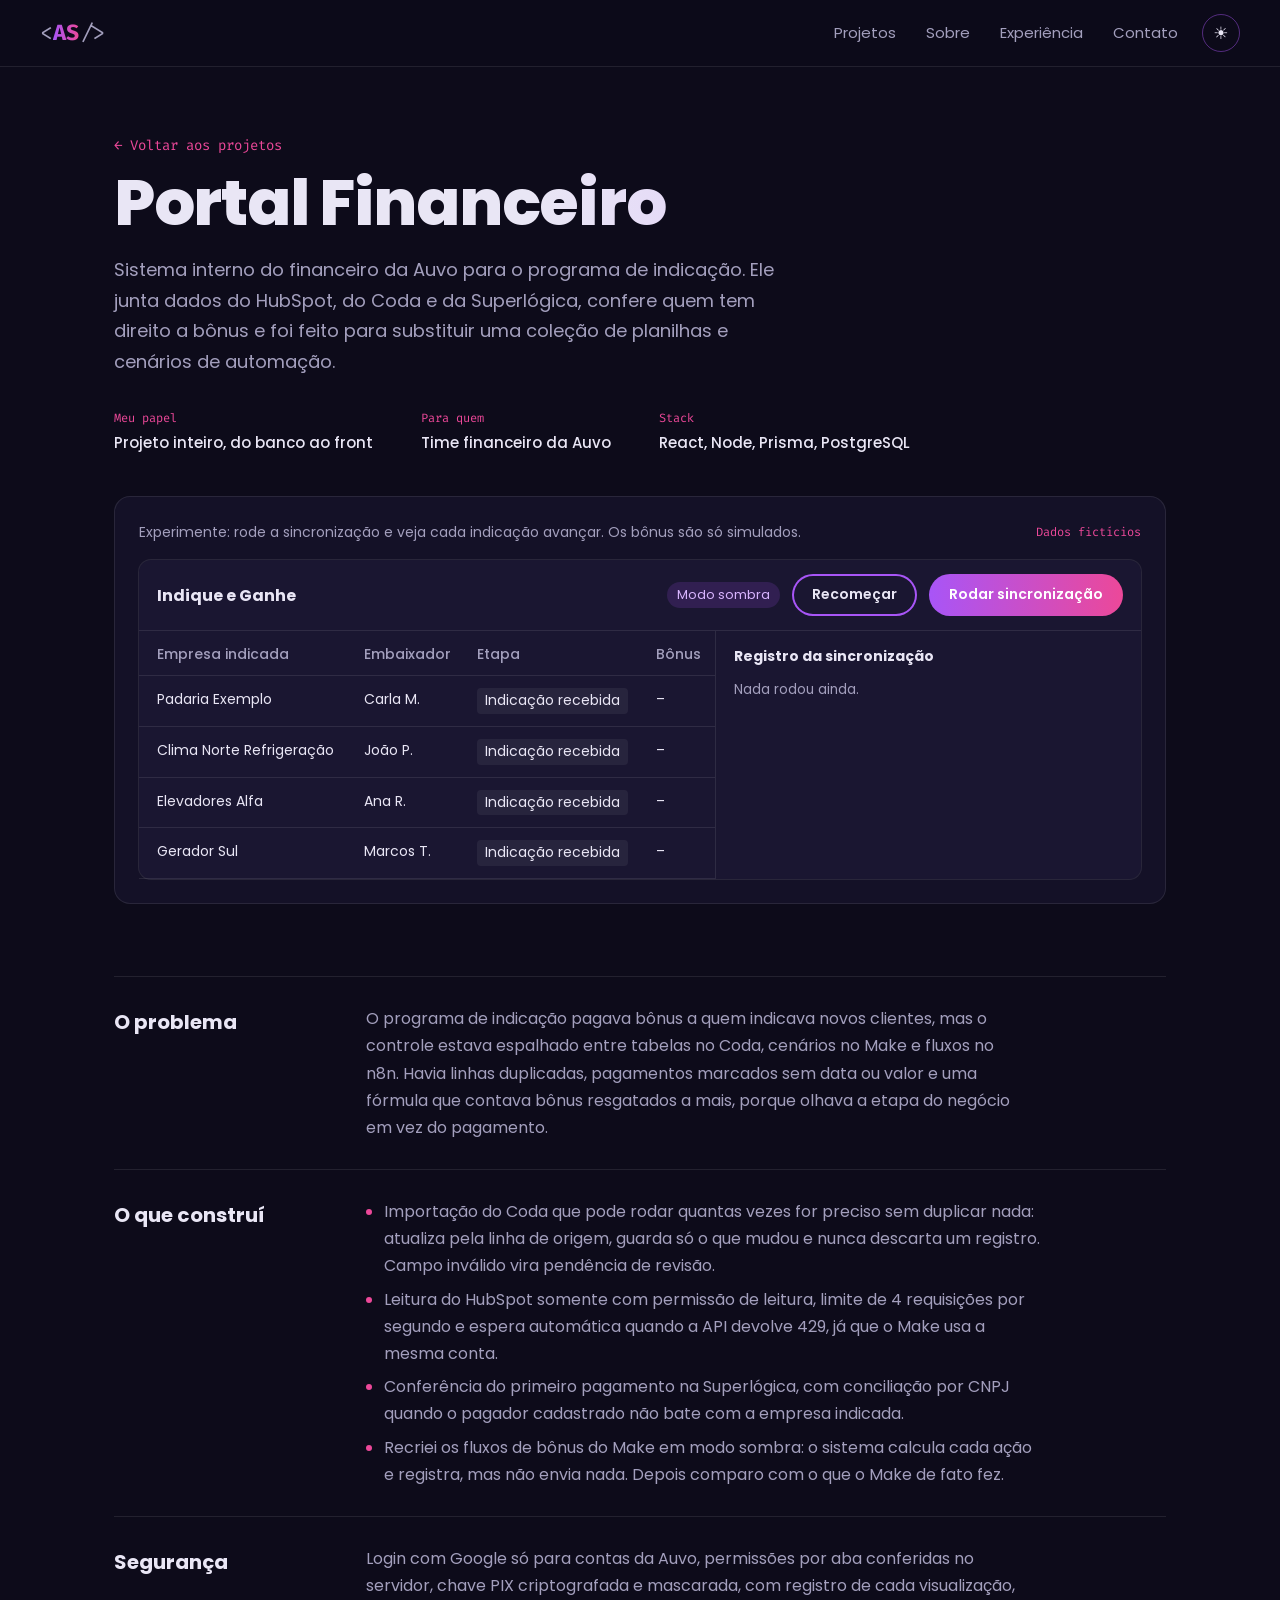
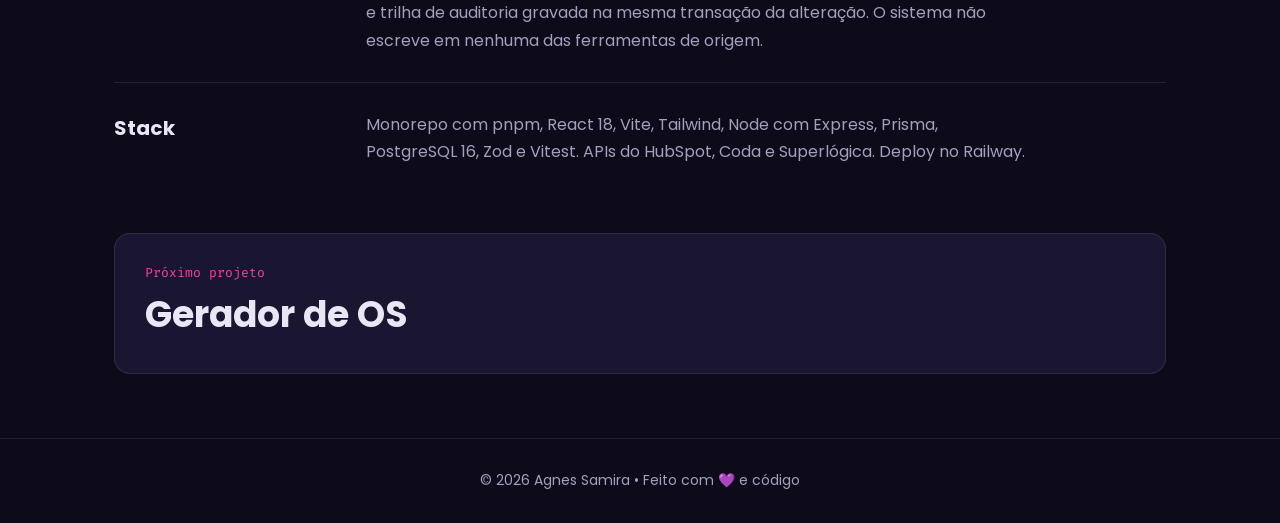
<file: projetos/portal-financeiro.html>
<!DOCTYPE html>
<html lang="pt-BR">
<head>
  <meta charset="UTF-8" />
  <meta name="viewport" content="width=device-width, initial-scale=1.0" />
  <title>Portal Financeiro – Agnes Samira</title>
  <meta name="description" content="Sistema interno do financeiro da Auvo para o programa de indicação." />
  <link rel="preconnect" href="https://fonts.googleapis.com" />
  <link rel="preconnect" href="https://fonts.gstatic.com" crossorigin />
  <link href="https://fonts.googleapis.com/css2?family=Poppins:wght@400;500;600;700;800&family=Fira+Code:wght@400;500&display=swap" rel="stylesheet" />
  <link rel="stylesheet" href="../css/site.css?v=4" />
  <link rel="stylesheet" href="../css/demos.css?v=5" />
  <link rel="stylesheet" href="../css/light.css?v=1" />
  <script src="../js/theme.js?v=1"></script>
</head>
<body>
  <nav class="nav">
    <a href="../index.html" class="logo">&lt;<b>AS</b>/&gt;</a>
    <div class="nav-right"><ul class="nav-links">
      <li><a href="../index.html#projects">Projetos</a></li>
      <li><a href="../index.html#about">Sobre</a></li>
      <li><a href="../index.html#experience">Experiência</a></li>
      <li><a href="../index.html#contact">Contato</a></li>
    </ul><button type="button" class="theme-toggle" data-theme-toggle aria-label="Trocar tema">☀</button></div>
  </nav>

  <header class="case-head wrap">
    <a class="crumb" href="../index.html#projects">← Voltar aos projetos</a>
    <h1>Portal Financeiro</h1>
    <p class="case-lead">
      Sistema interno do financeiro da Auvo para o programa de indicação. Ele junta
      dados do HubSpot, do Coda e da Superlógica, confere quem tem direito a bônus e
      foi feito para substituir uma coleção de planilhas e cenários de automação.
    </p>
    <dl class="case-meta">
      <dt>Meu papel</dt><dd>Projeto inteiro, do banco ao front</dd>
      <dt>Para quem</dt><dd>Time financeiro da Auvo</dd>
      <dt>Stack</dt><dd>React, Node, Prisma, PostgreSQL</dd>
    </dl>
  </header>

  <section class="wrap" aria-label="Demonstração">
    <div class="demo">
      <div class="demo-cap">
        <span>Experimente: rode a sincronização e veja cada indicação avançar. Os bônus são só simulados.</span>
        <span>Dados fictícios</span>
      </div>

      <div class="pf">
        <div class="pf-top">
          <strong>Indique e Ganhe</strong>
          <span class="pf-mode" title="O modo ativo não existe de propósito: nada é disparado de verdade.">Modo sombra</span>
          <button type="button" class="btn btn-quiet" id="pf-reset">Recomeçar</button>
          <button type="button" class="btn" id="pf-sync">Rodar sincronização</button>
        </div>
        <div class="pf-grid">
          <table class="pf-table">
            <thead>
              <tr><th>Empresa indicada</th><th>Embaixador</th><th>Etapa</th><th>Bônus</th></tr>
            </thead>
            <tbody id="pf-rows"></tbody>
          </table>
          <div class="pf-log">
            <h3>Registro da sincronização</h3>
            <ol id="pf-log" aria-live="polite"><li class="pf-empty">Nada rodou ainda.</li></ol>
          </div>
        </div>
      </div>
    </div>
  </section>

  <main class="case-body wrap">
    <section class="case-block">
      <h2>O problema</h2>
      <div>
        <p>O programa de indicação pagava bônus a quem indicava novos clientes, mas o
          controle estava espalhado entre tabelas no Coda, cenários no Make e fluxos no n8n.
          Havia linhas duplicadas, pagamentos marcados sem data ou valor e uma fórmula que
          contava bônus resgatados a mais, porque olhava a etapa do negócio em vez do
          pagamento.</p>
      </div>
    </section>

    <section class="case-block">
      <h2>O que construí</h2>
      <div>
        <ul>
          <li>Importação do Coda que pode rodar quantas vezes for preciso sem duplicar nada:
            atualiza pela linha de origem, guarda só o que mudou e nunca descarta um registro.
            Campo inválido vira pendência de revisão.</li>
          <li>Leitura do HubSpot somente com permissão de leitura, limite de 4 requisições por
            segundo e espera automática quando a API devolve 429, já que o Make usa a mesma conta.</li>
          <li>Conferência do primeiro pagamento na Superlógica, com conciliação por CNPJ quando
            o pagador cadastrado não bate com a empresa indicada.</li>
          <li>Recriei os fluxos de bônus do Make em modo sombra: o sistema calcula cada ação e
            registra, mas não envia nada. Depois comparo com o que o Make de fato fez.</li>
        </ul>
      </div>
    </section>

    <section class="case-block">
      <h2>Segurança</h2>
      <div>
        <p>Login com Google só para contas da Auvo, permissões por aba conferidas no
          servidor, chave PIX criptografada e mascarada, com registro de cada visualização,
          e trilha de auditoria gravada na mesma transação da alteração. O sistema não
          escreve em nenhuma das ferramentas de origem.</p>
      </div>
    </section>

    <section class="case-block">
      <h2>Stack</h2>
      <div>
        <p>Monorepo com pnpm, React 18, Vite, Tailwind, Node com Express, Prisma,
          PostgreSQL 16, Zod e Vitest. APIs do HubSpot, Coda e Superlógica. Deploy no Railway.</p>
      </div>
    </section>
  </main>

  <div class="wrap">
    <a class="next" href="gerador-os.html"><span>Próximo projeto</span><strong>Gerador de OS</strong></a>
  </div>

  <footer>
    <div class="wrap">© 2026 Agnes Samira • Feito com 💜 e código</div>
  </footer>

  <script src="../js/portal.js"></script>
</body>
</html>
</file>
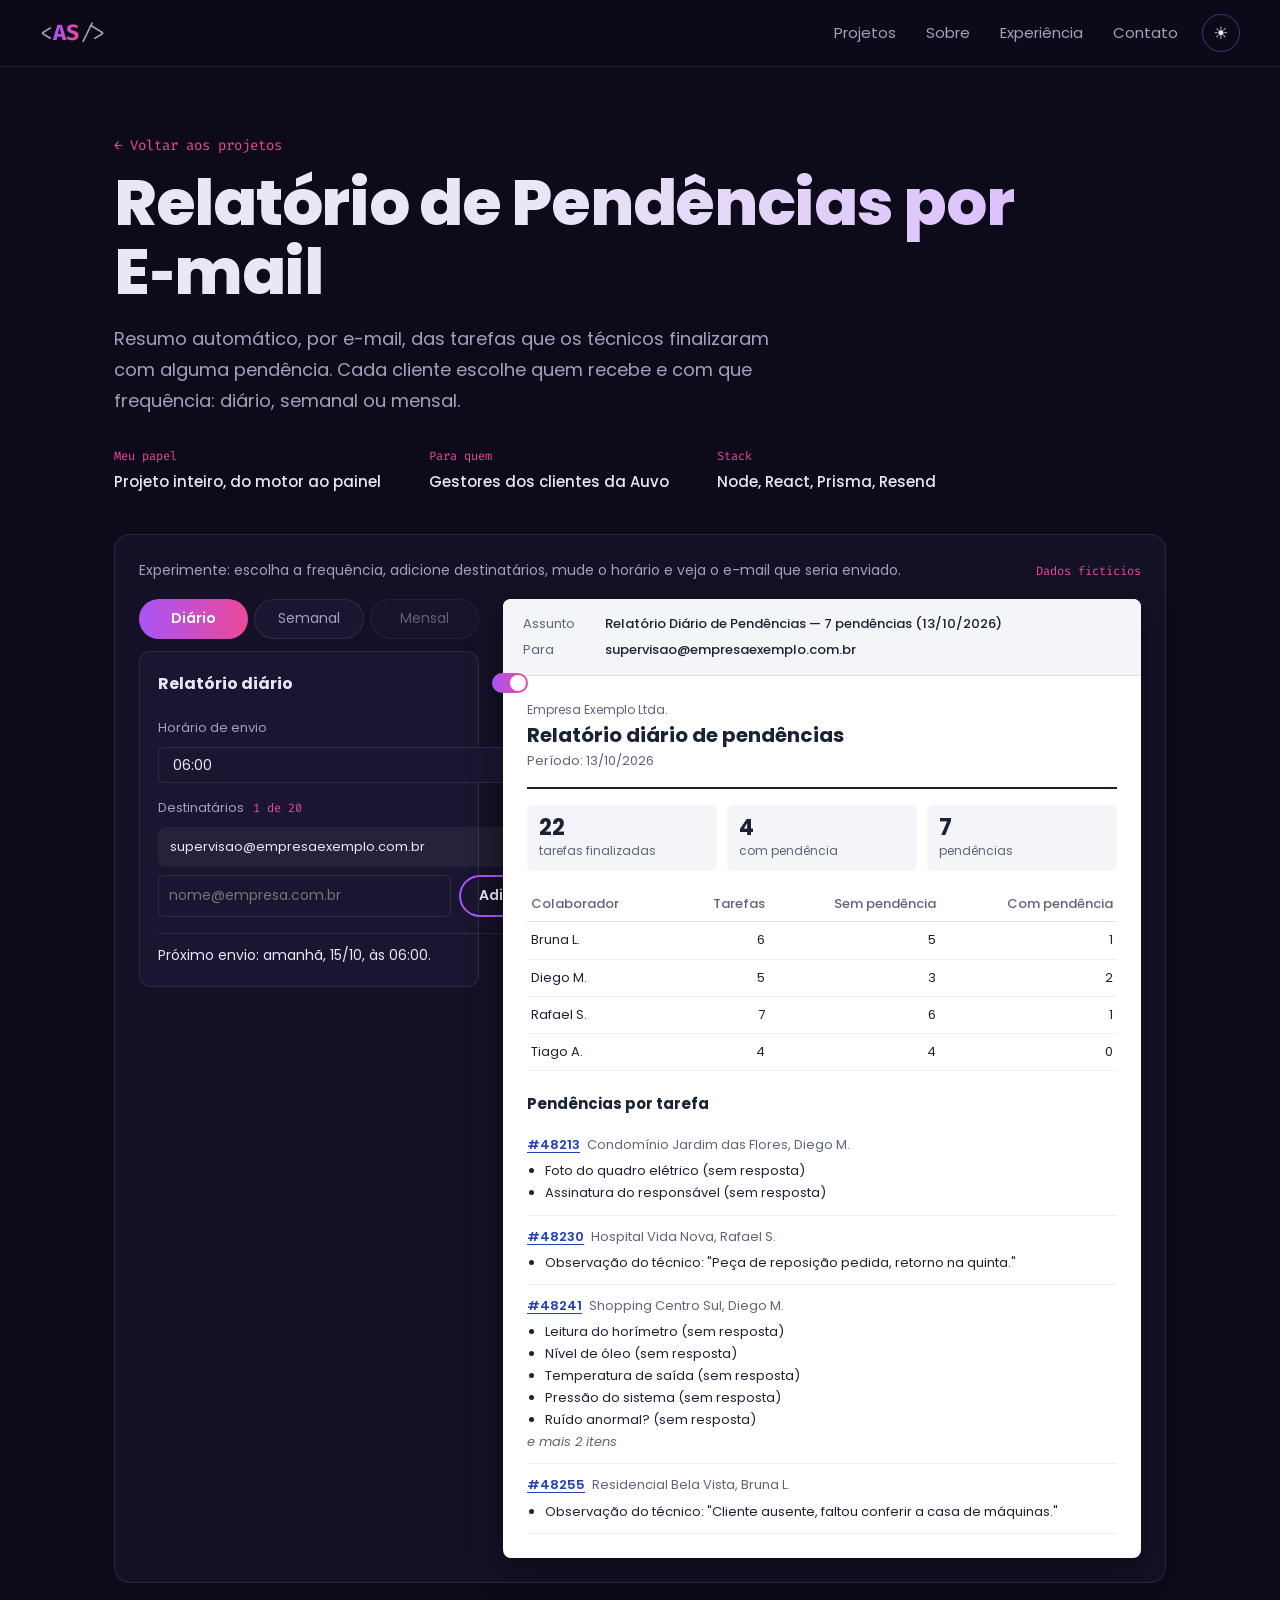
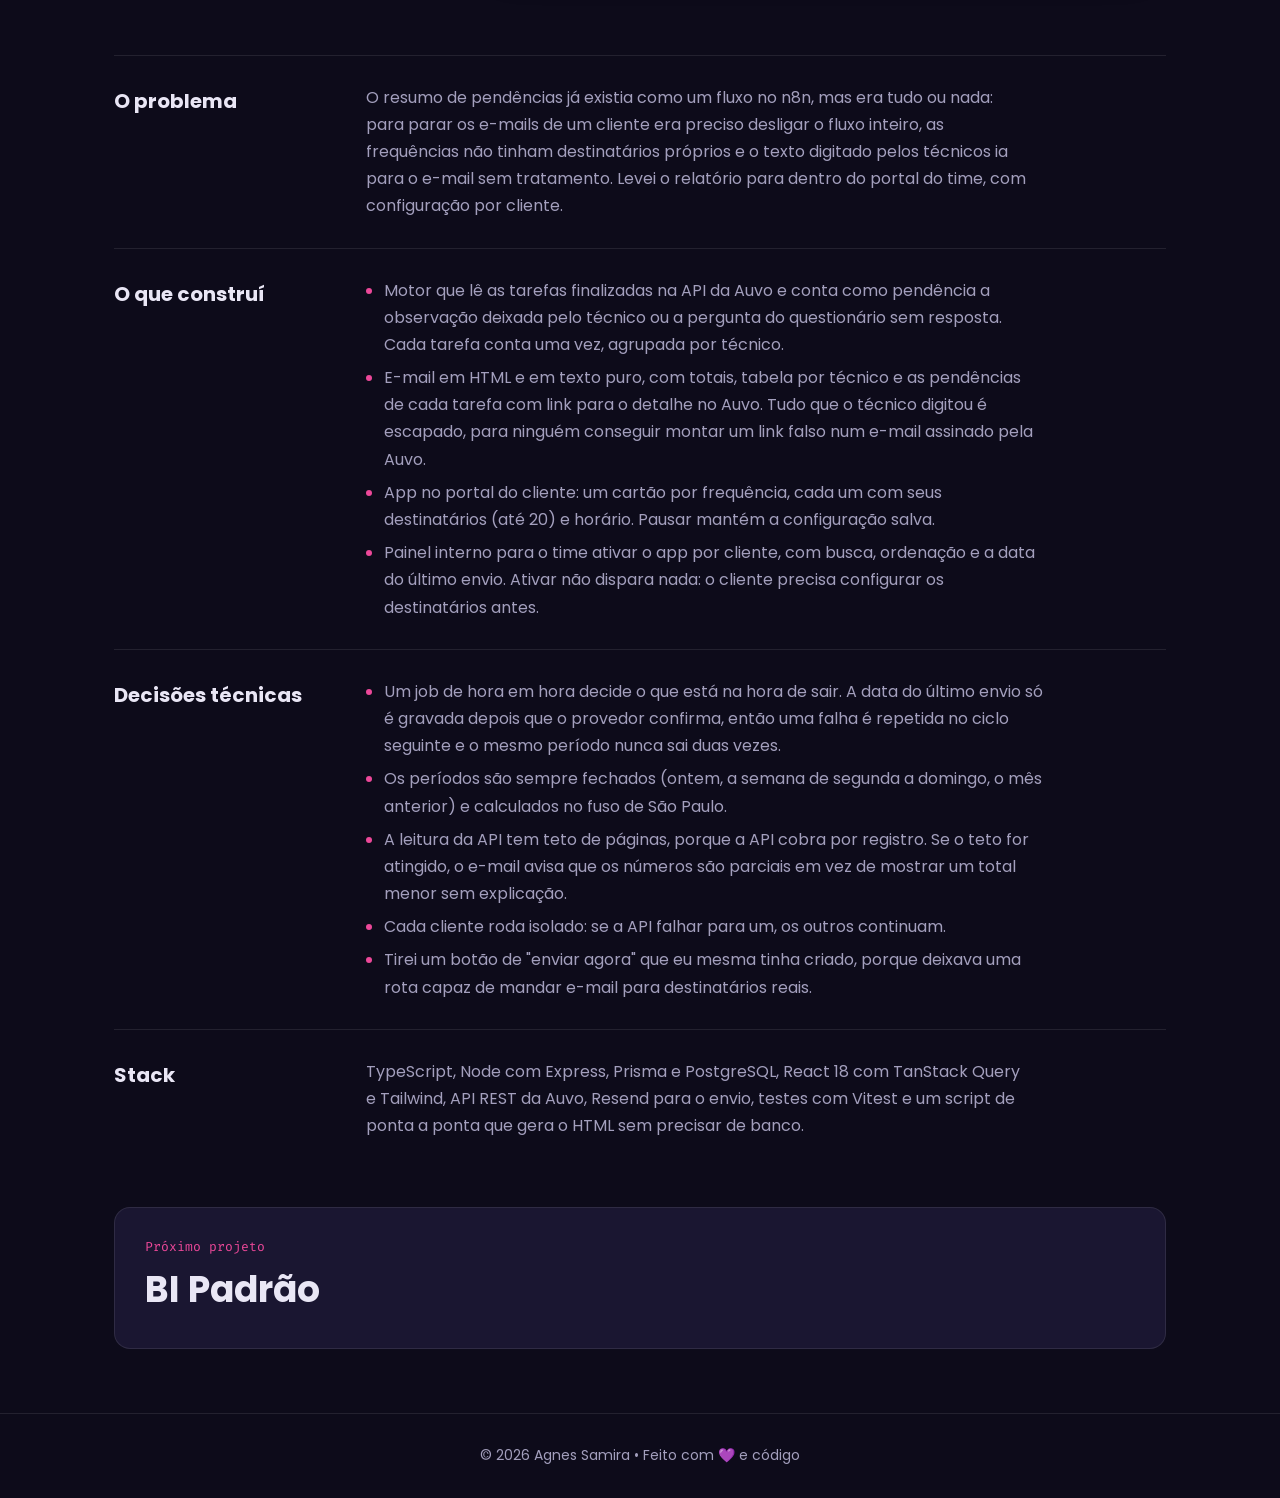
<file: projetos/relatorio-pendencias.html>
<!DOCTYPE html>
<html lang="pt-BR">
<head>
  <meta charset="UTF-8" />
  <meta name="viewport" content="width=device-width, initial-scale=1.0" />
  <title>Relatório de Pendências – Agnes Samira</title>
  <meta name="description" content="Relatório de pendências das tarefas enviado por e-mail aos gestores, com agendamento por cliente." />
  <link rel="preconnect" href="https://fonts.googleapis.com" />
  <link rel="preconnect" href="https://fonts.gstatic.com" crossorigin />
  <link href="https://fonts.googleapis.com/css2?family=Poppins:wght@400;500;600;700;800&family=Fira+Code:wght@400;500&display=swap" rel="stylesheet" />
  <link rel="stylesheet" href="../css/site.css?v=4" />
  <link rel="stylesheet" href="../css/demos.css?v=6" />
  <link rel="stylesheet" href="../css/light.css?v=1" />
  <script src="../js/theme.js?v=1"></script>
</head>
<body>
  <nav class="nav">
    <a href="../index.html" class="logo">&lt;<b>AS</b>/&gt;</a>
    <div class="nav-right"><ul class="nav-links">
      <li><a href="../index.html#projects">Projetos</a></li>
      <li><a href="../index.html#about">Sobre</a></li>
      <li><a href="../index.html#experience">Experiência</a></li>
      <li><a href="../index.html#contact">Contato</a></li>
    </ul><button type="button" class="theme-toggle" data-theme-toggle aria-label="Trocar tema">☀</button></div>
  </nav>

  <header class="case-head wrap">
    <a class="crumb" href="../index.html#projects">← Voltar aos projetos</a>
    <h1>Relatório de Pendências por E&#8209;mail</h1>
    <p class="case-lead">
      Resumo automático, por e-mail, das tarefas que os técnicos finalizaram com alguma
      pendência. Cada cliente escolhe quem recebe e com que frequência: diário, semanal
      ou mensal.
    </p>
    <dl class="case-meta">
      <dt>Meu papel</dt><dd>Projeto inteiro, do motor ao painel</dd>
      <dt>Para quem</dt><dd>Gestores dos clientes da Auvo</dd>
      <dt>Stack</dt><dd>Node, React, Prisma, Resend</dd>
    </dl>
  </header>

  <section class="wrap" aria-label="Demonstração">
    <div class="demo">
      <div class="demo-cap">
        <span>Experimente: escolha a frequência, adicione destinatários, mude o horário e veja o e-mail que seria enviado.</span>
        <span>Dados fictícios</span>
      </div>

      <div class="rp">
        <div class="rp-config">
          <div class="rp-freqs" role="tablist" aria-label="Frequência" id="rp-freqs"></div>

          <div class="rp-card" id="rp-card">
            <div class="rp-card-head">
              <strong id="rp-card-title"></strong>
              <label class="rp-switch">
                <input type="checkbox" id="rp-ativo" />
                <span id="rp-ativo-txt"></span>
              </label>
            </div>

            <label class="rp-label" for="rp-hora">Horário de envio</label>
            <select id="rp-hora"></select>

            <span class="rp-label">Destinatários <small id="rp-count"></small></span>
            <ul class="rp-emails" id="rp-emails"></ul>
            <form class="rp-add" id="rp-add">
              <input type="text" id="rp-novo" placeholder="nome@empresa.com.br" aria-label="Novo destinatário" autocomplete="off" />
              <button type="submit" class="btn btn-quiet">Adicionar</button>
            </form>
            <p class="rp-erro" id="rp-erro" role="alert"></p>

            <p class="rp-next" id="rp-next"></p>
          </div>
        </div>

        <div class="rp-mail-wrap">
          <div class="rp-mail-meta">
            <span>Assunto</span>
            <strong id="rp-assunto"></strong>
            <span>Para</span>
            <strong id="rp-para"></strong>
          </div>
          <article class="rp-mail" id="rp-mail"></article>
        </div>
      </div>
    </div>
  </section>

  <main class="case-body wrap">
    <section class="case-block">
      <h2>O problema</h2>
      <div>
        <p>O resumo de pendências já existia como um fluxo no n8n, mas era tudo ou nada:
          para parar os e-mails de um cliente era preciso desligar o fluxo inteiro, as
          frequências não tinham destinatários próprios e o texto digitado pelos técnicos
          ia para o e-mail sem tratamento. Levei o relatório para dentro do portal do time,
          com configuração por cliente.</p>
      </div>
    </section>

    <section class="case-block">
      <h2>O que construí</h2>
      <div>
        <ul>
          <li>Motor que lê as tarefas finalizadas na API da Auvo e conta como pendência a
            observação deixada pelo técnico ou a pergunta do questionário sem resposta. Cada
            tarefa conta uma vez, agrupada por técnico.</li>
          <li>E-mail em HTML e em texto puro, com totais, tabela por técnico e as pendências
            de cada tarefa com link para o detalhe no Auvo. Tudo que o técnico digitou é
            escapado, para ninguém conseguir montar um link falso num e-mail assinado pela Auvo.</li>
          <li>App no portal do cliente: um cartão por frequência, cada um com seus
            destinatários (até 20) e horário. Pausar mantém a configuração salva.</li>
          <li>Painel interno para o time ativar o app por cliente, com busca, ordenação e a
            data do último envio. Ativar não dispara nada: o cliente precisa configurar os
            destinatários antes.</li>
        </ul>
      </div>
    </section>

    <section class="case-block">
      <h2>Decisões técnicas</h2>
      <div>
        <ul>
          <li>Um job de hora em hora decide o que está na hora de sair. A data do último envio
            só é gravada depois que o provedor confirma, então uma falha é repetida no ciclo
            seguinte e o mesmo período nunca sai duas vezes.</li>
          <li>Os períodos são sempre fechados (ontem, a semana de segunda a domingo, o mês
            anterior) e calculados no fuso de São Paulo.</li>
          <li>A leitura da API tem teto de páginas, porque a API cobra por registro. Se o
            teto for atingido, o e-mail avisa que os números são parciais em vez de mostrar
            um total menor sem explicação.</li>
          <li>Cada cliente roda isolado: se a API falhar para um, os outros continuam.</li>
          <li>Tirei um botão de "enviar agora" que eu mesma tinha criado, porque deixava uma
            rota capaz de mandar e-mail para destinatários reais.</li>
        </ul>
      </div>
    </section>

    <section class="case-block">
      <h2>Stack</h2>
      <div>
        <p>TypeScript, Node com Express, Prisma e PostgreSQL, React 18 com TanStack Query e
          Tailwind, API REST da Auvo, Resend para o envio, testes com Vitest e um script de
          ponta a ponta que gera o HTML sem precisar de banco.</p>
      </div>
    </section>
  </main>

  <div class="wrap">
    <a class="next" href="bi-padrao.html"><span>Próximo projeto</span><strong>BI Padrão</strong></a>
  </div>

  <footer>
    <div class="wrap">© 2026 Agnes Samira • Feito com 💜 e código</div>
  </footer>

  <script src="../js/pendencias.js"></script>
</body>
</html>
</file>
<file: css/main.css>
:root {
  --bg: #0d0b1a;
  --bg-2: #141127;
  --card: #1a1631;
  --line: rgba(255, 255, 255, .08);
  --text: #e9e6f5;
  --muted: #a39fbd;
  --purple: #a855f7;
  --pink: #ec4899;
  --grad: linear-gradient(90deg, var(--purple), var(--pink));
  --radius: 16px;
}

* { box-sizing: border-box; margin: 0; padding: 0; }
html { scroll-behavior: smooth; }
body {
  background: var(--bg);
  color: var(--text);
  font-family: "Poppins", system-ui, sans-serif;
  line-height: 1.7;
  overflow-x: hidden;
}
a { color: inherit; text-decoration: none; }
:focus-visible { outline: 2px solid var(--pink); outline-offset: 3px; border-radius: 4px; }
.container { max-width: 1100px; margin: 0 auto; padding: 0 24px; }
section { padding: 110px 0; }
section:nth-of-type(even) { background: var(--bg-2); }

/* Cursor customizado */
.cursor-dot, .cursor-ring {
  position: fixed; top: 0; left: 0; pointer-events: none; z-index: 999;
  border-radius: 50%; transform: translate(-50%, -50%);
  opacity: 0; transition: opacity .2s;
}
.cursor-dot { width: 8px; height: 8px; background: var(--pink); }
.cursor-ring { width: 44px; height: 44px; color: rgba(168, 85, 247, .75); transition: opacity .2s, width .2s, height .2s, color .2s; }
.cursor-ring svg { width: 100%; height: 100%; display: block; overflow: visible; }
body.has-cursor .cursor-dot, body.has-cursor .cursor-ring { opacity: 1; }
.cursor-ring.is-hover { width: 64px; height: 64px; color: var(--pink); }

/* Navbar */
.nav {
  position: fixed; top: 0; left: 0; right: 0; z-index: 50;
  display: flex; align-items: center; justify-content: space-between;
  padding: 18px 40px;
  transition: background .3s, padding .3s;
}
.nav.scrolled { background: rgba(13, 11, 26, .85); backdrop-filter: blur(10px); padding: 12px 40px; border-bottom: 1px solid var(--line); }
.logo { font-family: "Fira Code", monospace; font-size: 22px; color: var(--muted); }
.logo b { background: var(--grad); -webkit-background-clip: text; background-clip: text; color: transparent; }
.nav-links { display: flex; gap: 30px; list-style: none; }
.nav-links a { font-size: 15px; color: var(--muted); position: relative; transition: color .2s; }
.nav-links a::after { content: ""; position: absolute; left: 0; bottom: -4px; width: 0; height: 2px; background: var(--grad); transition: width .25s; }
.nav-links a:hover { color: var(--text); }
.nav-links a:hover::after { width: 100%; }
.nav-toggle { display: none; background: none; border: 0; color: var(--text); font-size: 26px; cursor: pointer; }

/* Hero */
.hero { position: relative; min-height: 100vh; display: flex; align-items: center; overflow: hidden; }
#particles { position: absolute; inset: 0; width: 100%; height: 100%; }
.hero .container { position: relative; z-index: 1; width: 100%; }
.greeting { font-family: "Fira Code", monospace; color: var(--purple); font-size: 17px; margin-bottom: 12px; }
.hero h1 { font-size: clamp(48px, 9vw, 96px); line-height: 1.05; font-weight: 800; letter-spacing: -0.02em; }
.grad { background: var(--grad); -webkit-background-clip: text; background-clip: text; color: transparent; }
.role { font-family: "Fira Code", monospace; font-size: clamp(18px, 2.6vw, 26px); color: var(--text); margin: 14px 0 22px; min-height: 1.6em; }
.caret { color: var(--pink); animation: blink 1s steps(1) infinite; margin-left: 2px; }
@keyframes blink { 50% { opacity: 0; } }
.tagline { max-width: 600px; color: var(--muted); font-size: 17px; }
.hero-btns { display: flex; gap: 14px; flex-wrap: wrap; margin-top: 34px; }

.btn { display: inline-block; padding: 13px 28px; border-radius: 999px; font-weight: 600; font-size: 15px; transition: transform .2s, box-shadow .2s, background .2s; }
.btn-primary { background: var(--grad); color: #fff; box-shadow: 0 8px 30px rgba(168, 85, 247, .35); }
.btn-primary:hover { transform: translateY(-3px); box-shadow: 0 12px 36px rgba(236, 72, 153, .45); }
.btn-ghost { border: 2px solid var(--purple); color: var(--text); }
.btn-ghost:hover { background: rgba(168, 85, 247, .12); transform: translateY(-3px); }

.scroll-cue { position: absolute; bottom: 34px; left: 50%; width: 26px; height: 42px; margin-left: -13px; border: 2px solid var(--muted); border-radius: 14px; }
.scroll-cue::after { content: ""; position: absolute; top: 8px; left: 50%; width: 4px; height: 8px; margin-left: -2px; border-radius: 2px; background: var(--pink); animation: cue 1.6s infinite; }
@keyframes cue { 0% { opacity: 1; transform: translateY(0); } 100% { opacity: 0; transform: translateY(14px); } }

/* Títulos de seção */
.eyebrow { display: inline-block; font-family: "Fira Code", monospace; font-size: 14px; color: var(--pink); margin-bottom: 8px; }
.section-title { font-size: clamp(32px, 4.5vw, 46px); line-height: 1.15; font-weight: 700; margin-bottom: 40px; }
.section-title span { background: var(--grad); -webkit-background-clip: text; background-clip: text; color: transparent; }
.section-sub { color: var(--muted); margin: -24px 0 36px; }

/* Sobre */
.about-grid { display: grid; grid-template-columns: 340px 1fr; gap: 60px; align-items: center; }
.about-photo { aspect-ratio: 1; border-radius: var(--radius); padding: 3px; background: var(--grad); transform: rotate(-3deg); transition: transform .3s; }
.about-photo:hover { transform: rotate(0); }
.about-photo .inner { width: 100%; height: 100%; border-radius: calc(var(--radius) - 3px); background: var(--card); display: grid; place-items: center; text-align: center; color: var(--muted); font-family: "Fira Code", monospace; overflow: hidden; }
.about-photo img { width: 100%; height: 100%; object-fit: cover; object-position: center; }
.about-text .section-title { margin-bottom: 22px; }
.about-text p { color: var(--muted); margin-bottom: 16px; }
.about-text strong { color: var(--text); }
.about-facts { display: grid; grid-template-columns: repeat(3, 1fr); gap: 16px; margin-top: 28px; }
.fact { background: var(--card); border: 1px solid var(--line); border-radius: 12px; padding: 18px; text-align: center; }
.fact .num { font-size: 32px; font-weight: 800; background: var(--grad); -webkit-background-clip: text; background-clip: text; color: transparent; line-height: 1.2; }
.fact .lbl { font-size: 13px; color: var(--muted); }

/* Timeline */
.timeline { position: relative; padding-left: 34px; }
.timeline::before { content: ""; position: absolute; left: 6px; top: 6px; bottom: 6px; width: 2px; background: linear-gradient(var(--purple), var(--pink), transparent); }
.tl-item { position: relative; background: var(--card); border: 1px solid var(--line); border-radius: var(--radius); padding: 26px 28px; margin-bottom: 26px; transition: border-color .25s, transform .25s; }
.tl-item:hover { border-color: rgba(168, 85, 247, .5); transform: translateX(4px); }
.tl-item::before { content: ""; position: absolute; left: -35px; top: 30px; width: 14px; height: 14px; border-radius: 50%; background: var(--grad); box-shadow: 0 0 0 5px rgba(168, 85, 247, .2); }
.tl-date { font-family: "Fira Code", monospace; font-size: 13px; color: var(--pink); }
.tl-role { font-size: 21px; font-weight: 700; margin-top: 4px; }
.tl-company { color: var(--purple); font-weight: 500; margin-bottom: 10px; }
.tl-desc { color: var(--muted); }
.tl-list { color: var(--muted); padding-left: 18px; }
.tl-list li { margin-bottom: 6px; }
.tl-list li::marker { color: var(--pink); }
.tl-list strong { color: var(--text); }

/* Projetos */
.projects-grid { display: grid; grid-template-columns: repeat(2, 1fr); gap: 24px; }
.project { position: relative; background: var(--card); border: 1px solid var(--line); border-radius: var(--radius); padding: 30px; overflow: hidden; transition: transform .25s, border-color .25s, box-shadow .25s; display: flex; flex-direction: column; }
.project:hover { transform: translateY(-6px); border-color: rgba(236, 72, 153, .5); box-shadow: 0 18px 40px rgba(0, 0, 0, .35); }
.p-index { position: absolute; top: 14px; right: 22px; font-size: 54px; font-weight: 800; color: rgba(255, 255, 255, .05); line-height: 1; }
.project h4 { font-size: 22px; margin-bottom: 10px; }
.project p { color: var(--muted); font-size: 15px; flex: 1; }
.p-tags { display: flex; flex-wrap: wrap; gap: 8px; margin: 18px 0; }
.p-tags span { font-family: "Fira Code", monospace; font-size: 12px; padding: 4px 10px; border-radius: 999px; background: rgba(168, 85, 247, .14); color: #d8b4fe; }
.p-links a { font-weight: 600; color: var(--pink); }
.p-links a:hover { text-decoration: underline; }

/* Skills */
.skill-group + .skill-group { margin-top: 34px; }
.skill-group h3 { font-family: "Fira Code", monospace; font-size: 14px; font-weight: 500; color: var(--pink); margin-bottom: 12px; }
.tags { display: flex; flex-wrap: wrap; gap: 12px; }
.tag { padding: 9px 18px; border-radius: 999px; background: var(--card); border: 1px solid var(--line); font-size: 15px; transition: border-color .2s, transform .2s, background .2s; }
.tag:hover { border-color: var(--purple); background: rgba(168, 85, 247, .12); transform: translateY(-3px); }

/* Formação */
.cards { display: grid; grid-template-columns: repeat(3, 1fr); gap: 24px; }
.card { background: var(--card); border: 1px solid var(--line); border-radius: var(--radius); padding: 28px; transition: transform .25s, border-color .25s; }
.card:hover { transform: translateY(-6px); border-color: rgba(168, 85, 247, .5); }
.card .ico { font-size: 34px; margin-bottom: 12px; }
.card .meta { font-family: "Fira Code", monospace; font-size: 12px; color: var(--pink); }
.card h4 { font-size: 19px; margin: 6px 0; }
.card p { color: var(--muted); font-size: 15px; }

/* Contato */
.contact { text-align: center; }
.contact .lead { max-width: 560px; margin: -18px auto 30px; color: var(--muted); }
.contact-links { display: flex; flex-wrap: wrap; justify-content: center; gap: 14px; margin-bottom: 34px; }
.contact-links a { padding: 12px 22px; border-radius: 999px; background: var(--card); border: 1px solid var(--line); transition: border-color .2s, transform .2s; }
.contact-links a:hover { border-color: var(--pink); transform: translateY(-3px); }

footer { padding: 30px 0; text-align: center; color: var(--muted); font-size: 14px; border-top: 1px solid var(--line); }

.to-top { position: fixed; right: 24px; bottom: 24px; width: 46px; height: 46px; border-radius: 50%; border: 0; background: var(--grad); color: #fff; font-size: 20px; cursor: pointer; opacity: 0; pointer-events: none; transform: translateY(10px); transition: opacity .3s, transform .3s; z-index: 40; }
.to-top.show { opacity: 1; pointer-events: auto; transform: none; }

/* Animação ao rolar */
.reveal { opacity: 0; transform: translateY(40px); transition: opacity .8s ease, transform .8s ease; }
.reveal.visible { opacity: 1; transform: none; }

@media (prefers-reduced-motion: reduce) {
  html { scroll-behavior: auto; }
  .reveal { opacity: 1; transform: none; transition: none; }
  .caret, .scroll-cue::after { animation: none; }
}

/* Responsivo */
@media (max-width: 860px) {
  .nav, .nav.scrolled { padding: 14px 20px; }
  .nav-toggle { display: block; }
  .nav-links { position: fixed; top: 64px; left: 16px; right: 16px; flex-direction: column; gap: 4px; padding: 16px; background: var(--card); border: 1px solid var(--line); border-radius: var(--radius); display: none; }
  .nav-links.open { display: flex; }
  .nav-links a { display: block; padding: 8px; }
  .about-grid { grid-template-columns: 1fr; gap: 40px; }
  .about-photo { max-width: 260px; margin: 0 auto; }
  .projects-grid, .cards { grid-template-columns: 1fr; }
  section { padding: 80px 0; }
}
@media (max-width: 520px) {
  .container { padding: 0 16px; }
  .about-facts { grid-template-columns: 1fr; }
  .timeline { padding-left: 24px; }
  .tl-item { padding: 22px 20px; }
  .tl-item::before { left: -25px; }
}

/* Sites para clientes (Agência Explorer) */
.sites-head { margin-top: 90px; }
.sites-title { font-size: clamp(26px, 3.4vw, 34px); font-weight: 700; line-height: 1.2; margin-bottom: 30px; }
.sites-title span { background: var(--grad); -webkit-background-clip: text; background-clip: text; color: transparent; }
.sites-head .section-sub { margin: -14px 0 32px; }
.sites-grid { display: grid; grid-template-columns: repeat(2, 1fr); gap: 28px; }
.site { background: var(--card); border: 1px solid var(--line); border-radius: var(--radius); overflow: hidden; display: flex; flex-direction: column; transition: transform .25s, border-color .25s, box-shadow .25s; }
.site:hover { transform: translateY(-6px); border-color: rgba(236, 72, 153, .5); box-shadow: 0 18px 40px rgba(0, 0, 0, .35); }
.site-shot { position: relative; padding: 20px 20px 0; background: linear-gradient(160deg, rgba(168, 85, 247, .18), rgba(236, 72, 153, .08)); }
.browser { display: flex; align-items: center; gap: 6px; background: #2a2545; border-radius: 10px 10px 0 0; padding: 9px 12px; }
.browser span { width: 9px; height: 9px; border-radius: 50%; background: rgba(255, 255, 255, .25); }
.browser em { font-style: normal; font-family: "Fira Code", monospace; font-size: 11px; color: var(--muted); margin-left: 10px; white-space: nowrap; overflow: hidden; text-overflow: ellipsis; }
.site-shot > img:not(.site-phone) { display: block; width: 100%; aspect-ratio: 1200 / 692; object-fit: cover; object-position: top; }
.site-phone { position: absolute; right: 26px; bottom: -18px; width: 22%; aspect-ratio: 300 / 515; object-fit: cover; object-position: top; border-radius: 12px; border: 4px solid #2a2545; box-shadow: 0 12px 28px rgba(0, 0, 0, .5); transition: transform .3s; }
.site:hover .site-phone { transform: translateY(-8px); }
.site-body { padding: 34px 28px 28px; display: flex; flex-direction: column; flex: 1; }
.site-body h4 { font-size: 21px; }
.site-seg { font-family: "Fira Code", monospace; font-size: 12px; color: var(--pink); margin-bottom: 10px; }
.site-body > p:not(.site-seg) { color: var(--muted); font-size: 15px; flex: 1; }
.site-off { font-size: 14px; color: var(--muted); }
@media (max-width: 860px) {
  .sites-grid { grid-template-columns: 1fr; }
}
.tagline-meta { display: block; margin-top: 14px; font-size: 15px; color: var(--text); opacity: .85; }
</file>
<file: css/light.css>
/* Tema claro: ativado com data-theme="light" no <html> */

/* Botão de troca de tema (nos dois temas) */
.theme-toggle {
  width: 38px; height: 38px; flex: none;
  display: grid; place-items: center;
  border-radius: 50%;
  border: 1px solid rgba(168, 85, 247, .45);
  background: transparent;
  color: inherit;
  font-size: 17px; line-height: 1;
  cursor: pointer;
  transition: background .2s, transform .2s;
}
.theme-toggle:hover { background: rgba(168, 85, 247, .14); transform: rotate(15deg); }
.nav-right { display: flex; align-items: center; gap: 24px; }

/* ---------- Página inicial (main.css) ---------- */
:root[data-theme="light"] {
  --bg: #faf8ff;
  --bg-2: #f1edfb;
  --card: #ffffff;
  --line: rgba(40, 24, 80, .1);
  --text: #1d1636;
  --muted: #5f5878;
  /* páginas de projeto (site.css) */
  --panel: #f1edfb;
  --surface: #ffffff;
  --ink: #1d1636;
  --rule: rgba(40, 24, 80, .12);
  --grid: rgba(40, 24, 80, .07);
  --accent-ink: #7e22ce;
  --accent-soft: rgba(168, 85, 247, .12);
  --ok: #15803d;
  --warn: #b45309;
}
:root[data-theme="light"] body { background: var(--bg); color: var(--text); }
:root[data-theme="light"] .nav.scrolled,
:root[data-theme="light"] .nav { --nav-bg: rgba(250, 248, 255, .88); }
:root[data-theme="light"] .nav.scrolled { background: var(--nav-bg); }
:root[data-theme="light"] .p-index { color: rgba(40, 24, 80, .06); }
:root[data-theme="light"] .p-tags span { background: rgba(168, 85, 247, .12); color: #7e22ce; }
:root[data-theme="light"] .project:hover,
:root[data-theme="light"] .site:hover { box-shadow: 0 18px 40px rgba(60, 30, 120, .14); }
:root[data-theme="light"] .tag:hover { background: rgba(168, 85, 247, .1); }
:root[data-theme="light"] .about-photo .inner { background: #ece6fb; }
:root[data-theme="light"] .browser { background: #e7e1f6; }
:root[data-theme="light"] .browser span { background: rgba(40, 24, 80, .2); }
:root[data-theme="light"] .site-phone { border-color: #e7e1f6; box-shadow: 0 12px 28px rgba(60, 30, 120, .25); }
:root[data-theme="light"] .site-shot { background: linear-gradient(160deg, rgba(168, 85, 247, .14), rgba(236, 72, 153, .06)); }
:root[data-theme="light"] .nav-links { background: transparent; }
@media (max-width: 860px) {
  :root[data-theme="light"] .nav-links { background: var(--card); }
}

/* ---------- Páginas de projeto (site.css + demos.css) ---------- */
:root[data-theme="light"] .nav:not(.scrolled) { background: var(--nav-bg); }
:root[data-theme="light"] .case-head h1 { background: linear-gradient(90deg, var(--ink) 40%, #a855f7); -webkit-background-clip: text; background-clip: text; }
:root[data-theme="light"] .btn-quiet { color: var(--ink); }
:root[data-theme="light"] .kpi,
:root[data-theme="light"] .pf-stage,
:root[data-theme="light"] .os-badge,
:root[data-theme="light"] .rp-emails li { background: rgba(40, 24, 80, .05); }
:root[data-theme="light"] .rp-rm:hover { background: rgba(40, 24, 80, .08); }
:root[data-theme="light"] .rp-switch input { background: rgba(40, 24, 80, .18); }
:root[data-theme="light"] .rp-switch input:checked { background: var(--grad); }
:root[data-theme="light"] .pf-mode,
:root[data-theme="light"] .os-badge.is-q { color: #7e22ce; }
:root[data-theme="light"] .pf-stage.is-ok { background: rgba(21, 128, 61, .1); }
:root[data-theme="light"] .pf-stage.is-warn { background: rgba(180, 83, 9, .1); }
:root[data-theme="light"] .tip { background: #1d1636; color: #fff; }
:root[data-theme="light"] select option { background: #fff; color: #1d1636; }
:root[data-theme="light"] .os-doc,
:root[data-theme="light"] .qr-sheet-wrap,
:root[data-theme="light"] .rp-mail-wrap { box-shadow: 0 0 0 1px var(--rule), 0 10px 28px rgba(60, 30, 120, .12); }
:root[data-theme="light"] .next:hover { box-shadow: 0 14px 32px rgba(60, 30, 120, .12); }
</file>
<file: css/style.css>
:root {
  --desk: #e7eaef;
  --paper: #ffffff;
  --ink: #1b2233;
  --muted: #5d6578;
  --rule: #d5d9e1;
  --accent: #2442b8;
  --head-col: 8.5rem;
}

* { box-sizing: border-box; margin: 0; padding: 0; }

html { -webkit-text-size-adjust: 100%; }

body {
  background: var(--desk);
  color: var(--ink);
  font-family: "Schibsted Grotesk", system-ui, sans-serif;
  font-size: 15px;
  line-height: 1.55;
  padding: 0 16px 64px;
}

a { color: inherit; text-decoration-color: var(--rule); text-underline-offset: 3px; }
a:hover { color: var(--accent); text-decoration-color: currentColor; }
a:focus-visible, button:focus-visible { outline: 2px solid var(--accent); outline-offset: 3px; }

.toolbar {
  max-width: 820px;
  margin: 0 auto;
  padding: 20px 0 12px;
  display: flex;
  justify-content: space-between;
  align-items: center;
}

.print-btn {
  font: inherit;
  font-weight: 500;
  font-size: 14px;
  color: var(--paper);
  background: var(--accent);
  border: 0;
  border-radius: 6px;
  padding: 8px 16px;
  cursor: pointer;
}
.print-btn:hover { background: #1b339a; }

.sheet {
  max-width: 820px;
  margin: 0 auto;
  background: var(--paper);
  padding: 56px 64px 64px;
  box-shadow: 0 1px 2px rgba(27, 34, 51, .08), 0 8px 24px rgba(27, 34, 51, .06);
}

/* Cabeçalho */
.head {
  display: flex;
  justify-content: space-between;
  align-items: flex-end;
  gap: 32px;
  padding-bottom: 28px;
  border-bottom: 3px solid var(--ink);
}

h1 {
  font-size: 52px;
  line-height: 1;
  font-weight: 700;
  letter-spacing: -0.035em;
}

.role {
  margin-top: 10px;
  font-size: 19px;
  color: var(--accent);
  font-weight: 500;
}

.contact {
  list-style: none;
  text-align: right;
  font-size: 13.5px;
  line-height: 1.7;
  color: var(--muted);
}

/* Seções */
.block {
  display: grid;
  grid-template-columns: var(--head-col) 1fr;
  gap: 24px;
  padding: 26px 0;
  border-bottom: 1px solid var(--rule);
}
.block:last-child { border-bottom: 0; padding-bottom: 0; }

h2 {
  font-size: 15px;
  font-weight: 700;
  line-height: 1.55;
}

.body > * + * { margin-top: 22px; }

.summary { font-size: 16px; max-width: 62ch; }

/* Experiência */
.job header {
  display: flex;
  justify-content: space-between;
  align-items: baseline;
  gap: 16px;
}

h3 { font-size: 16px; font-weight: 700; }

.when {
  font-size: 13.5px;
  color: var(--muted);
  white-space: nowrap;
  font-variant-numeric: tabular-nums;
}

.org { color: var(--muted); margin-bottom: 8px; }

.job ul { padding-left: 1.1em; max-width: 66ch; }
.job li { margin-top: 5px; }
.job li::marker { color: var(--accent); }

/* Habilidades */
.skills {
  display: grid;
  grid-template-columns: 11rem 1fr;
  gap: 8px 20px;
}
.skills dt { font-weight: 500; }
.skills dd { color: var(--ink); }

/* Formação */
.body > .edu + .edu { margin-top: 8px; }
.edu {
  display: flex;
  justify-content: space-between;
  align-items: baseline;
  gap: 16px;
}

/* Celular */
@media (max-width: 680px) {
  body { padding: 0 0 40px; }
  .toolbar { padding: 12px 16px; }
  .sheet { padding: 32px 16px 40px; box-shadow: none; }
  .head { flex-direction: column; align-items: flex-start; gap: 20px; }
  .contact { text-align: left; }
  h1 { font-size: 40px; }
  .block { grid-template-columns: 1fr; gap: 10px; }
  .job header, .edu { flex-direction: column; gap: 0; }
  .skills { grid-template-columns: 1fr; gap: 0; }
  .skills dd { margin-bottom: 10px; }
}

/* Impressão / PDF */
@page { size: A4; margin: 14mm 14mm; }

@media print {
  body { background: none; padding: 0; font-size: 10pt; }
  .toolbar { display: none; }
  .sheet { max-width: none; padding: 0; box-shadow: none; }
  h1 { font-size: 30pt; }
  .role { font-size: 13pt; }
  .head { padding-bottom: 14pt; }
  .block { padding: 10pt 0; }
  h2 { break-after: avoid; }
  .job header, .org { break-after: avoid; }
  .job li, .edu { break-inside: avoid; }
  .summary, h3 { font-size: 10.5pt; }
  .contact, .when { font-size: 9pt; }
  a { text-decoration: none; }
}

.back { font-size: 14px; color: var(--muted); }

.other { font-size: 14.5px; color: var(--muted); padding-top: 4px; }
.other strong { color: var(--ink); font-weight: 500; }
</file>
<file: css/site.css>
/* Páginas de projeto, no mesmo tema do site principal (main.css) */
:root {
  --bg: #0d0b1a;
  --panel: #141127;
  --surface: #1a1631;
  --ink: #e9e6f5;
  --muted: #a39fbd;
  --rule: rgba(255, 255, 255, .09);
  --grid: rgba(255, 255, 255, .05);
  --accent: #a855f7;
  --accent-ink: #c084fc;
  --accent-soft: rgba(168, 85, 247, .16);
  --pink: #ec4899;
  --grad: linear-gradient(90deg, #a855f7, #ec4899);
  --ok: #4ade80;
  --warn: #fbbf24;
  --wrap: 1100px;
  --radius: 12px;
}

* { box-sizing: border-box; margin: 0; padding: 0; }
html { -webkit-text-size-adjust: 100%; scroll-behavior: smooth; }
@media (prefers-reduced-motion: reduce) { html { scroll-behavior: auto; } }

body {
  background: var(--bg);
  color: var(--ink);
  font-family: "Poppins", system-ui, sans-serif;
  font-size: 16px;
  line-height: 1.7;
}

a { color: inherit; text-underline-offset: 3px; }
a:hover { color: var(--accent-ink); }
:focus-visible { outline: 2px solid var(--pink); outline-offset: 3px; border-radius: 4px; }
button, input, select { font: inherit; color: inherit; }

.wrap { max-width: var(--wrap); margin: 0 auto; padding: 0 24px; }

.btn {
  display: inline-block;
  background: var(--grad);
  color: #fff;
  text-decoration: none;
  font-weight: 600;
  font-size: 14px;
  padding: 9px 20px;
  border: 0;
  border-radius: 999px;
  cursor: pointer;
  white-space: nowrap;
  transition: transform .2s, box-shadow .2s;
}
.btn:hover { color: #fff; transform: translateY(-2px); box-shadow: 0 8px 24px rgba(168, 85, 247, .35); }
.btn-quiet { background: transparent; color: var(--ink); box-shadow: inset 0 0 0 2px var(--accent); }
.btn-quiet:hover { color: var(--ink); background: var(--accent-soft); box-shadow: inset 0 0 0 2px var(--accent); }
.btn[disabled] { opacity: .45; cursor: not-allowed; transform: none; box-shadow: none; }

/* Navbar igual à da página inicial */
.nav {
  position: sticky; top: 0; z-index: 50;
  display: flex; align-items: center; justify-content: space-between;
  padding: 14px 40px;
  background: rgba(13, 11, 26, .85);
  backdrop-filter: blur(10px);
  border-bottom: 1px solid var(--rule);
}
.logo { font-family: "Fira Code", monospace; font-size: 22px; color: var(--muted); text-decoration: none; }
.logo b { background: var(--grad); -webkit-background-clip: text; background-clip: text; color: transparent; }
.nav-links { display: flex; gap: 30px; list-style: none; }
.nav-links a { font-size: 15px; color: var(--muted); text-decoration: none; }
.nav-links a:hover { color: var(--ink); }

/* Cabeçalho do projeto */
.case-head { padding-top: 64px; padding-bottom: 40px; }
.crumb { font-family: "Fira Code", monospace; font-size: 14px; color: var(--pink); text-decoration: none; }
.crumb:hover { color: var(--pink); text-decoration: underline; }
.case-head h1 {
  margin-top: 10px;
  font-size: clamp(38px, 6vw, 64px);
  line-height: 1.08;
  font-weight: 800;
  letter-spacing: -0.02em;
  background: linear-gradient(90deg, var(--ink) 40%, #d8b4fe);
  -webkit-background-clip: text; background-clip: text; color: transparent;
}
.case-lead { margin-top: 18px; font-size: 18px; max-width: 60ch; color: var(--muted); }
.case-meta {
  display: grid;
  grid-template-columns: repeat(3, auto);
  grid-auto-flow: column;
  grid-template-rows: auto auto;
  justify-content: start;
  gap: 2px 48px;
  margin-top: 30px;
  font-size: 15px;
}
.case-meta dt { font-family: "Fira Code", monospace; font-size: 12px; color: var(--pink); }
.case-meta dd { font-weight: 500; }

/* Moldura da demonstração */
.demo {
  background: var(--panel);
  border: 1px solid var(--rule);
  border-radius: 16px;
  padding: 24px;
}
.demo-cap {
  display: flex; justify-content: space-between; align-items: center; gap: 16px; flex-wrap: wrap;
  color: var(--muted); font-size: 14px; margin-bottom: 16px;
}
.demo-cap span:last-child { font-family: "Fira Code", monospace; font-size: 12px; color: var(--pink); }

/* Texto do projeto */
.case-body { padding-top: 72px; padding-bottom: 40px; }
.case-block {
  display: grid;
  grid-template-columns: 220px 1fr;
  gap: 32px;
  padding: 28px 0;
  border-top: 1px solid var(--rule);
}
.case-block h2 { font-size: 20px; font-weight: 700; }
.case-block p, .case-block li { max-width: 66ch; color: var(--muted); }
.case-block p + p, .case-block p + ul, .case-block ul + p { margin-top: 12px; }
.case-block ul { padding-left: 1.1em; }
.case-block li + li { margin-top: 6px; }
.case-block li::marker { color: var(--pink); }

.next {
  display: block;
  margin-bottom: 64px;
  padding: 28px 30px;
  border-radius: 16px;
  background: var(--surface);
  border: 1px solid var(--rule);
  text-decoration: none;
  transition: border-color .25s, transform .25s;
}
.next span { display: block; font-family: "Fira Code", monospace; font-size: 13px; color: var(--pink); }
.next strong { font-size: clamp(24px, 4vw, 36px); font-weight: 700; }
.next:hover { color: inherit; border-color: rgba(236, 72, 153, .5); transform: translateY(-4px); }

footer { padding: 30px 0; text-align: center; color: var(--muted); font-size: 14px; border-top: 1px solid var(--rule); }

/* Celular */
@media (max-width: 860px) {
  .nav { padding: 12px 16px; }
  .nav-links { gap: 16px; }
  .nav-links li:not(:first-child) { display: none; }
}
@media (max-width: 760px) {
  .wrap { padding: 0 16px; }
  .case-head { padding-top: 40px; }
  .case-lead { font-size: 16px; }
  .case-block { grid-template-columns: 1fr; gap: 6px; }
  .case-meta { grid-auto-flow: row; grid-template-columns: 1fr; grid-template-rows: none; }
  .case-meta dd { margin-bottom: 8px; }
  .demo { padding: 16px; margin: 0 -16px; border-radius: 0; border-left: 0; border-right: 0; }
}
</file>
<file: css/demos.css>
/* ---------- BI Padrão ---------- */
.bi {
  position: relative;
  background: var(--surface);
  border-radius: var(--radius);
  box-shadow: 0 0 0 1px var(--rule);
  overflow: hidden;
}
.bi:fullscreen { overflow: auto; padding: 24px; }

.bi-top {
  display: flex; align-items: center; gap: 12px; flex-wrap: wrap;
  padding: 14px 18px;
  border-bottom: 1px solid var(--rule);
}
.bi-name { margin-right: auto; font-weight: 700; }
.bi-period { display: flex; align-items: center; gap: 8px; font-size: 14px; color: var(--muted); }
select, input[type="text"], input[type="date"] {
  border: 1px solid var(--rule);
  border-radius: 6px;
  padding: 6px 10px;
  background: var(--surface);
  font-size: 14px;
  color: var(--ink);
}

.bi-tabs { display: flex; gap: 4px; padding: 0 12px; border-bottom: 1px solid var(--rule); overflow-x: auto; }
.bi-tabs button {
  background: none; border: 0; cursor: pointer;
  padding: 12px 10px 10px;
  font-size: 15px; color: var(--muted);
  border-bottom: 2px solid transparent;
  white-space: nowrap;
}
.bi-tabs button:hover { color: var(--ink); }
.bi-tabs button[aria-selected="true"] { color: var(--ink); font-weight: 700; border-bottom-color: var(--accent); }

.bi-progress { height: 3px; background: transparent; }
.bi-progress span { display: block; height: 100%; width: 0; background: var(--accent); }

.bi-panel { padding: 20px 18px 24px; }
.kpis { display: grid; grid-template-columns: repeat(4, 1fr); gap: 12px; }
.kpi { display: flex; flex-direction: column; gap: 2px; padding: 12px 14px; border-radius: 8px; background: rgba(255, 255, 255, .04); border: 1px solid var(--rule); }
.kpi-label { font-size: 13px; color: var(--muted); }
.kpi-value { font-size: 24px; font-weight: 700; letter-spacing: -0.02em; }

.bi-chart-head { display: flex; align-items: baseline; gap: 10px; margin: 28px 0 12px; }
.bi-chart-head h3 { font-size: 16px; font-weight: 700; }
.bi-chart-head span { color: var(--muted); font-size: 14px; }

.chart-col {
  display: flex; align-items: stretch; gap: 2px;
  height: 220px;
  border-bottom: 1px solid var(--rule);
  background: repeating-linear-gradient(to top, transparent 0 54px, var(--grid) 54px 55px);
}
.chart-col .bar { flex: 1; display: flex; flex-direction: column-reverse; position: relative; outline-offset: 0; }
.chart-col .bar-track { flex: 1; display: flex; align-items: flex-end; justify-content: center; padding: 0 3px; }
.chart-col .bar-fill { width: 100%; max-width: 40px; height: var(--v); background: var(--accent); border-radius: 4px 4px 0 0; transition: height .35s ease; }
.chart-col .bar-label { position: absolute; bottom: -24px; left: 0; right: 0; text-align: center; font-size: 12px; color: var(--muted); }
.chart-col { margin-bottom: 28px; }

.chart-row { display: grid; gap: 10px; }
.chart-row .bar { display: grid; grid-template-columns: 130px 1fr 110px; align-items: center; gap: 12px; }
.chart-row .bar-label { font-size: 14px; color: var(--ink); }
.chart-row .bar-track { height: 14px; }
.chart-row .bar-fill { display: block; height: 100%; width: var(--v); background: var(--accent); border-radius: 0 4px 4px 0; transition: width .35s ease; }
.chart-row .bar-value { font-size: 14px; color: var(--muted); font-variant-numeric: tabular-nums; text-align: right; }

.bar:hover .bar-fill, .bar:focus .bar-fill { background: var(--accent-ink); }

.tip {
  position: absolute; z-index: 3;
  transform: translate(-50%, -100%);
  background: #fff; color: #0d0b1a;
  font-size: 13px; padding: 4px 10px; border-radius: 4px;
  pointer-events: none; white-space: nowrap;
}

.bi-table { width: 100%; border-collapse: collapse; font-size: 14px; font-variant-numeric: tabular-nums; }
.bi-table th, .bi-table td { text-align: left; padding: 8px 4px; border-bottom: 1px solid var(--rule); }
.bi-table th { color: var(--muted); font-weight: 500; }
.bi-table td:last-child, .bi-table th:last-child { text-align: right; }

.bi.is-tv .bi-panel { padding-top: 28px; }
.bi.is-tv .kpi-value { font-size: 30px; }

@media (prefers-reduced-motion: reduce) {
  .chart-col .bar-fill, .chart-row .bar-fill { transition: none; }
}

@media (max-width: 760px) {
  .kpis { grid-template-columns: repeat(2, 1fr); }
  .kpi-value { font-size: 20px; }
  .chart-row .bar { grid-template-columns: 96px 1fr; }
  .chart-row .bar-value { grid-column: 2; text-align: left; margin-top: -6px; }
  .bi-name { width: 100%; }
}

/* ---------- Portal Financeiro ---------- */
.pf { background: var(--surface); border-radius: var(--radius); box-shadow: 0 0 0 1px var(--rule); }
.pf-top { display: flex; align-items: center; gap: 12px; flex-wrap: wrap; padding: 14px 18px; border-bottom: 1px solid var(--rule); }
.pf-top strong { margin-right: auto; }
.pf-mode { font-size: 13px; padding: 2px 10px; border-radius: 999px; background: var(--accent-soft); color: var(--accent-ink); cursor: help; }
.pf-grid { display: grid; grid-template-columns: 1.35fr 1fr; }
.pf-table { width: 100%; border-collapse: collapse; font-size: 14px; align-self: start; }
.pf-table th { text-align: left; font-weight: 500; color: var(--muted); padding: 12px 10px 8px; border-bottom: 1px solid var(--rule); }
.pf-table td { padding: 12px 10px; border-bottom: 1px solid var(--rule); vertical-align: top; }
.pf-table th:first-child, .pf-table td:first-child { padding-left: 18px; }
.pf-table tr.is-new td { background: var(--accent-soft); }
.pf-stage { display: inline-block; padding: 1px 8px; border-radius: 4px; background: rgba(255, 255, 255, .06); }
.pf-stage.is-ok { background: rgba(74, 222, 128, .14); color: var(--ok); }
.pf-stage.is-warn { background: rgba(251, 191, 36, .14); color: var(--warn); }
.pf-log { border-left: 1px solid var(--rule); padding: 14px 18px; max-height: 380px; overflow-y: auto; }
.pf-log h3 { font-size: 14px; font-weight: 700; margin-bottom: 10px; }
.pf-log ol { list-style: none; display: grid; gap: 14px; font-size: 13.5px; }
.pf-log strong { display: block; font-size: 13px; color: var(--muted); font-weight: 500; margin-bottom: 4px; }
.pf-log p + p { margin-top: 6px; }
.pf-empty { color: var(--muted); }

/* ---------- Gerador de OS ---------- */
.os { display: grid; grid-template-columns: 340px 1fr; gap: 20px; align-items: start; }
.os-filters { display: grid; gap: 10px; margin-bottom: 14px; }
.os-filters label { display: grid; grid-template-columns: 70px 1fr; align-items: center; font-size: 14px; color: var(--muted); }
.os-list { list-style: none; display: grid; gap: 8px; }
.os-item {
  width: 100%; text-align: left; cursor: pointer;
  display: grid; gap: 2px;
  background: var(--surface); border: 1px solid var(--rule); border-radius: var(--radius);
  padding: 12px 14px;
}
.os-item:hover { border-color: var(--ink); }
.os-item.is-open { border-color: var(--accent); box-shadow: inset 0 0 0 1px var(--accent); }
.os-item-top { display: flex; justify-content: space-between; font-size: 14px; }
.os-item-top span { color: var(--muted); }
.os-item-cli { font-weight: 500; }
.os-item-meta { font-size: 13px; color: var(--muted); }
.os-badge { justify-self: start; margin-top: 4px; font-size: 12px; padding: 1px 8px; border-radius: 4px; background: rgba(255, 255, 255, .06); color: var(--muted); }
.os-badge.is-q { background: var(--accent-soft); color: var(--accent-ink); }
.os-none { color: var(--muted); font-size: 14px; padding: 8px 0; }

.os-actions { display: flex; justify-content: space-between; align-items: center; gap: 12px; margin-bottom: 12px; font-size: 14px; color: var(--muted); }
.os-doc { background: #fff; color: var(--ink); box-shadow: 0 12px 32px rgba(0, 0, 0, .4); padding: 28px; font-size: 14px; }
.os-doc-head { display: flex; justify-content: space-between; gap: 16px; padding-bottom: 14px; border-bottom: 2px solid var(--ink); }
.os-doc-head div:first-child { display: grid; color: var(--muted); font-size: 12.5px; }
.os-co { color: var(--ink); font-size: 16px; }
.os-num { text-align: right; display: grid; font-size: 12.5px; color: var(--muted); }
.os-num strong { color: var(--ink); font-size: 20px; }
.os-fields { display: grid; grid-template-columns: repeat(3, 1fr); gap: 12px 16px; padding: 16px 0; border-bottom: 1px solid var(--rule); }
.os-field { display: grid; }
.os-field span { font-size: 12px; color: var(--muted); }
.os-field strong { font-weight: 500; }
.os-q h4 { font-size: 14px; margin: 16px 0 8px; }
.os-q table { width: 100%; border-collapse: collapse; }
.os-q td { padding: 6px 0; border-bottom: 1px solid var(--rule); }
.os-q td:last-child { text-align: right; color: var(--muted); }
.os-photos { display: grid; grid-template-columns: 1fr 1fr; gap: 12px; margin-top: 14px; }
.os-photo { height: 90px; display: grid; place-items: center; border-radius: 4px; background: repeating-linear-gradient(45deg, var(--panel) 0 8px, #e9ecf1 8px 16px); color: var(--muted); font-size: 12px; }
.os-sign { display: flex; justify-content: space-between; margin-top: 36px; padding-top: 8px; border-top: 1px solid var(--ink); font-size: 12px; color: var(--muted); }

/* ---------- Etiquetas QR ---------- */
.qr { display: grid; grid-template-columns: 300px 1fr; gap: 24px; align-items: start; }
.qr-form { display: grid; gap: 18px; }
.qr-form fieldset { border: 0; display: grid; gap: 6px; }
.qr-form fieldset[hidden] { display: none; }
.qr-form legend { font-weight: 700; font-size: 14px; margin-bottom: 6px; }
.qr-form label { display: flex; gap: 8px; align-items: baseline; font-size: 14px; cursor: pointer; }
#qr-equips { display: grid; gap: 6px; }
.qr-form input { accent-color: var(--accent); }

.qr-sheet-wrap { background: #fff; color: var(--ink); box-shadow: 0 12px 32px rgba(0, 0, 0, .4); padding: 24px; }
.qr-sheet { display: grid; gap: 14px; }
.qr-sheet.is-quadrada { grid-template-columns: repeat(auto-fill, 170px); }
.qr-sheet.is-vertical.size-G { grid-template-columns: repeat(auto-fill, 190px); }
.qr-sheet.is-vertical.size-M { grid-template-columns: repeat(auto-fill, 136px); }
.qr-label {
  display: grid; justify-items: center; align-content: start; gap: 6px; text-align: center;
  border: 1px dashed #b8bfcc; padding: 12px 10px;
}
.is-quadrada .qr-label { min-height: 170px; grid-template-rows: auto auto 1fr auto; }
.qr-logo { display: flex; align-items: center; gap: 6px; font-size: 11px; font-weight: 700; }
.qr-mark { display: grid; place-items: center; width: 20px; height: 20px; border-radius: 4px; background: var(--ink); color: #fff; font-size: 9px; }
.qr-code { width: 84px; height: 84px; }
.qr-code svg { width: 100%; height: 100%; display: block; }
.size-G .qr-code { width: 120px; height: 120px; }
.size-M .qr-code { width: 76px; height: 76px; }
.qr-name { font-size: 11px; line-height: 1.25; }
.qr-id { font-size: 11px; color: var(--muted); }
.qr-head { display: grid; justify-items: center; gap: 2px; padding-bottom: 6px; border-bottom: 1px solid var(--rule); width: 100%; }
.qr-line { font-size: 10px; color: var(--muted); line-height: 1.3; }
.size-M .qr-name, .size-M .qr-line { font-size: 9px; }
.qr-page { margin-top: 16px; font-size: 13px; color: var(--muted); text-align: right; }
.qr-none { color: var(--muted); }

/* Impressão só da OS ou das etiquetas */
@media print {
  body.printing-os > *, body.printing-qr > * { display: none !important; }
  body.printing-os section[aria-label], body.printing-qr section[aria-label] { display: block !important; max-width: none; padding: 0; }
  body.printing-os .demo, body.printing-qr .demo { background: none; padding: 0; }
  body.printing-os .demo-cap, body.printing-os .os-side, body.printing-os .os-actions { display: none !important; }
  body.printing-os .os { display: block; }
  body.printing-os .os-doc { box-shadow: none; padding: 0; }
  body.printing-qr .demo-cap, body.printing-qr .qr-form, body.printing-qr .qr-page { display: none !important; }
  body.printing-qr .qr { display: block; }
  body.printing-qr .qr-sheet-wrap { box-shadow: none; padding: 0; }
  body.printing-qr .qr-label { break-inside: avoid; }
}

@media (max-width: 900px) {
  .pf-grid, .os, .qr { grid-template-columns: 1fr; }
  .pf-log { border-left: 0; border-top: 1px solid var(--rule); }
  .pf-table { display: block; overflow-x: auto; }
  .os-fields { grid-template-columns: 1fr 1fr; }
  .os-doc { padding: 18px; }
}

/* Documentos de papel (OS e folha de etiquetas) continuam claros */
.os-doc, .qr-sheet-wrap {
  --ink: #1b2233;
  --muted: #5d6578;
  --rule: #dde1e8;
  --panel: #f3f5f8;
  --accent: #2442b8;
  --accent-soft: #e8ecfa;
  --accent-ink: #1b339a;
}
.bar-fill { background: var(--grad) !important; }
.chart-col .bar-fill { background: linear-gradient(to top, #a855f7, #ec4899) !important; }
.bar:hover .bar-fill, .bar:focus .bar-fill { filter: brightness(1.2); }
.bi-tabs button[aria-selected="true"] { border-bottom-color: var(--pink); }
.bi-progress span { background: var(--grad); }
.pf-mode { background: var(--accent-soft); color: #d8b4fe; }
.os-badge.is-q { background: var(--accent-soft); color: #d8b4fe; }
.os-item.is-open { border-color: var(--pink); box-shadow: inset 0 0 0 1px var(--pink); }
.os-item:hover { border-color: var(--accent); }
select option { background: #1a1631; color: #e9e6f5; }
/* ---------- Relatório de Pendências ---------- */
.rp { display: grid; grid-template-columns: 340px 1fr; gap: 24px; align-items: start; }
.rp-freqs { display: flex; gap: 6px; margin-bottom: 12px; }
.rp-freqs button {
  flex: 1; cursor: pointer;
  background: var(--surface); border: 1px solid var(--rule); border-radius: 999px;
  padding: 7px 10px; font-size: 14px; color: var(--muted);
}
.rp-freqs button:hover { color: var(--ink); border-color: var(--accent); }
.rp-freqs button[aria-selected="true"] { background: var(--grad); color: #fff; border-color: transparent; font-weight: 600; }
.rp-freqs button.is-off:not([aria-selected="true"]) { opacity: .55; }

.rp-card { background: var(--surface); border: 1px solid var(--rule); border-radius: var(--radius); padding: 18px; display: grid; gap: 8px; }
.rp-card-head { display: flex; justify-content: space-between; align-items: center; margin-bottom: 6px; }
.rp-switch { display: flex; align-items: center; gap: 8px; font-size: 14px; cursor: pointer; color: var(--muted); }
.rp-switch input { width: 36px; height: 20px; appearance: none; border-radius: 999px; background: rgba(255, 255, 255, .15); position: relative; cursor: pointer; transition: background .2s; }
.rp-switch input::after { content: ""; position: absolute; top: 2px; left: 2px; width: 16px; height: 16px; border-radius: 50%; background: #fff; transition: transform .2s; }
.rp-switch input:checked { background: var(--grad); }
.rp-switch input:checked::after { transform: translateX(16px); }
.rp-label { font-size: 13px; color: var(--muted); margin-top: 6px; }
.rp-label small { font-size: 12px; margin-left: 6px; color: var(--pink); font-family: "Fira Code", monospace; }
.rp-emails { list-style: none; display: grid; gap: 6px; }
.rp-emails li { display: flex; justify-content: space-between; align-items: center; gap: 8px; padding: 6px 6px 6px 12px; border-radius: 8px; background: rgba(255, 255, 255, .05); font-size: 13px; overflow-wrap: anywhere; }
.rp-rm { background: none; border: 0; color: var(--muted); font-size: 18px; line-height: 1; width: 28px; height: 28px; border-radius: 6px; cursor: pointer; flex: none; }
.rp-rm:hover { color: var(--ink); background: rgba(255, 255, 255, .08); }
.rp-add { display: flex; gap: 8px; }
.rp-add input { flex: 1; min-width: 0; }
.rp-erro { font-size: 13px; color: var(--warn); min-height: 1.2em; }
.rp-erro:empty { min-height: 0; }
.rp-next { font-size: 14px; padding-top: 10px; border-top: 1px solid var(--rule); color: var(--ink); }
.rp-card.is-paused .rp-next { color: var(--muted); }

.rp-mail-wrap { background: #fff; color: #1b2233; border-radius: 8px; overflow: hidden; box-shadow: 0 12px 32px rgba(0, 0, 0, .4); }
.rp-mail-meta { display: grid; grid-template-columns: 70px 1fr; gap: 4px 12px; padding: 14px 20px; background: #f3f5f8; border-bottom: 1px solid #dde1e8; font-size: 13px; }
.rp-mail-meta span { color: #5d6578; }
.rp-mail-meta strong { font-weight: 500; word-break: break-word; }
.rp-mail { padding: 24px; font-size: 14px; max-width: 680px; transition: opacity .2s; }
.rp-mail.is-paused > :not(.rp-m-paused) { opacity: .45; }
.rp-m-paused { background: #fbf0dd; color: #9a5b00; padding: 8px 12px; border-radius: 6px; margin-bottom: 16px; font-size: 13px; }
.rp-m-head { display: grid; gap: 2px; padding-bottom: 14px; border-bottom: 2px solid #1b2233; }
.rp-m-co { font-size: 12px; color: #5d6578; }
.rp-m-head h3 { font-size: 20px; font-weight: 700; line-height: 1.3; }
.rp-m-per { font-size: 13px; color: #5d6578; }
.rp-m-totals { display: grid; grid-template-columns: repeat(3, 1fr); gap: 10px; margin: 16px 0; }
.rp-m-totals div { background: #f3f5f8; border-radius: 6px; padding: 10px 12px; display: grid; }
.rp-m-totals strong { font-size: 22px; line-height: 1.2; }
.rp-m-totals span { font-size: 12px; color: #5d6578; }
.rp-m-table { width: 100%; border-collapse: collapse; font-size: 13px; }
.rp-m-table th { text-align: left; font-weight: 500; color: #5d6578; padding: 6px 4px; border-bottom: 1px solid #dde1e8; }
.rp-m-table td { padding: 7px 4px; border-bottom: 1px solid #eef0f4; }
.rp-m-table th:not(:first-child), .rp-m-table td:not(:first-child) { text-align: right; }
.rp-m-list h4 { font-size: 15px; margin: 20px 0 8px; }
.rp-m-task { padding: 10px 0; border-bottom: 1px solid #eef0f4; }
.rp-m-task p { font-size: 13px; color: #5d6578; }
.rp-m-task a { color: #2442b8; font-weight: 600; margin-right: 4px; }
.rp-m-task ul { margin-top: 4px; padding-left: 18px; font-size: 13px; }
.rp-m-more { color: #5d6578; font-style: italic; list-style: none; margin-left: -18px; }

@media (max-width: 900px) {
  .rp { grid-template-columns: 1fr; }
  .rp-mail { padding: 18px; }
  .rp-m-totals strong { font-size: 18px; }
}
</file>
